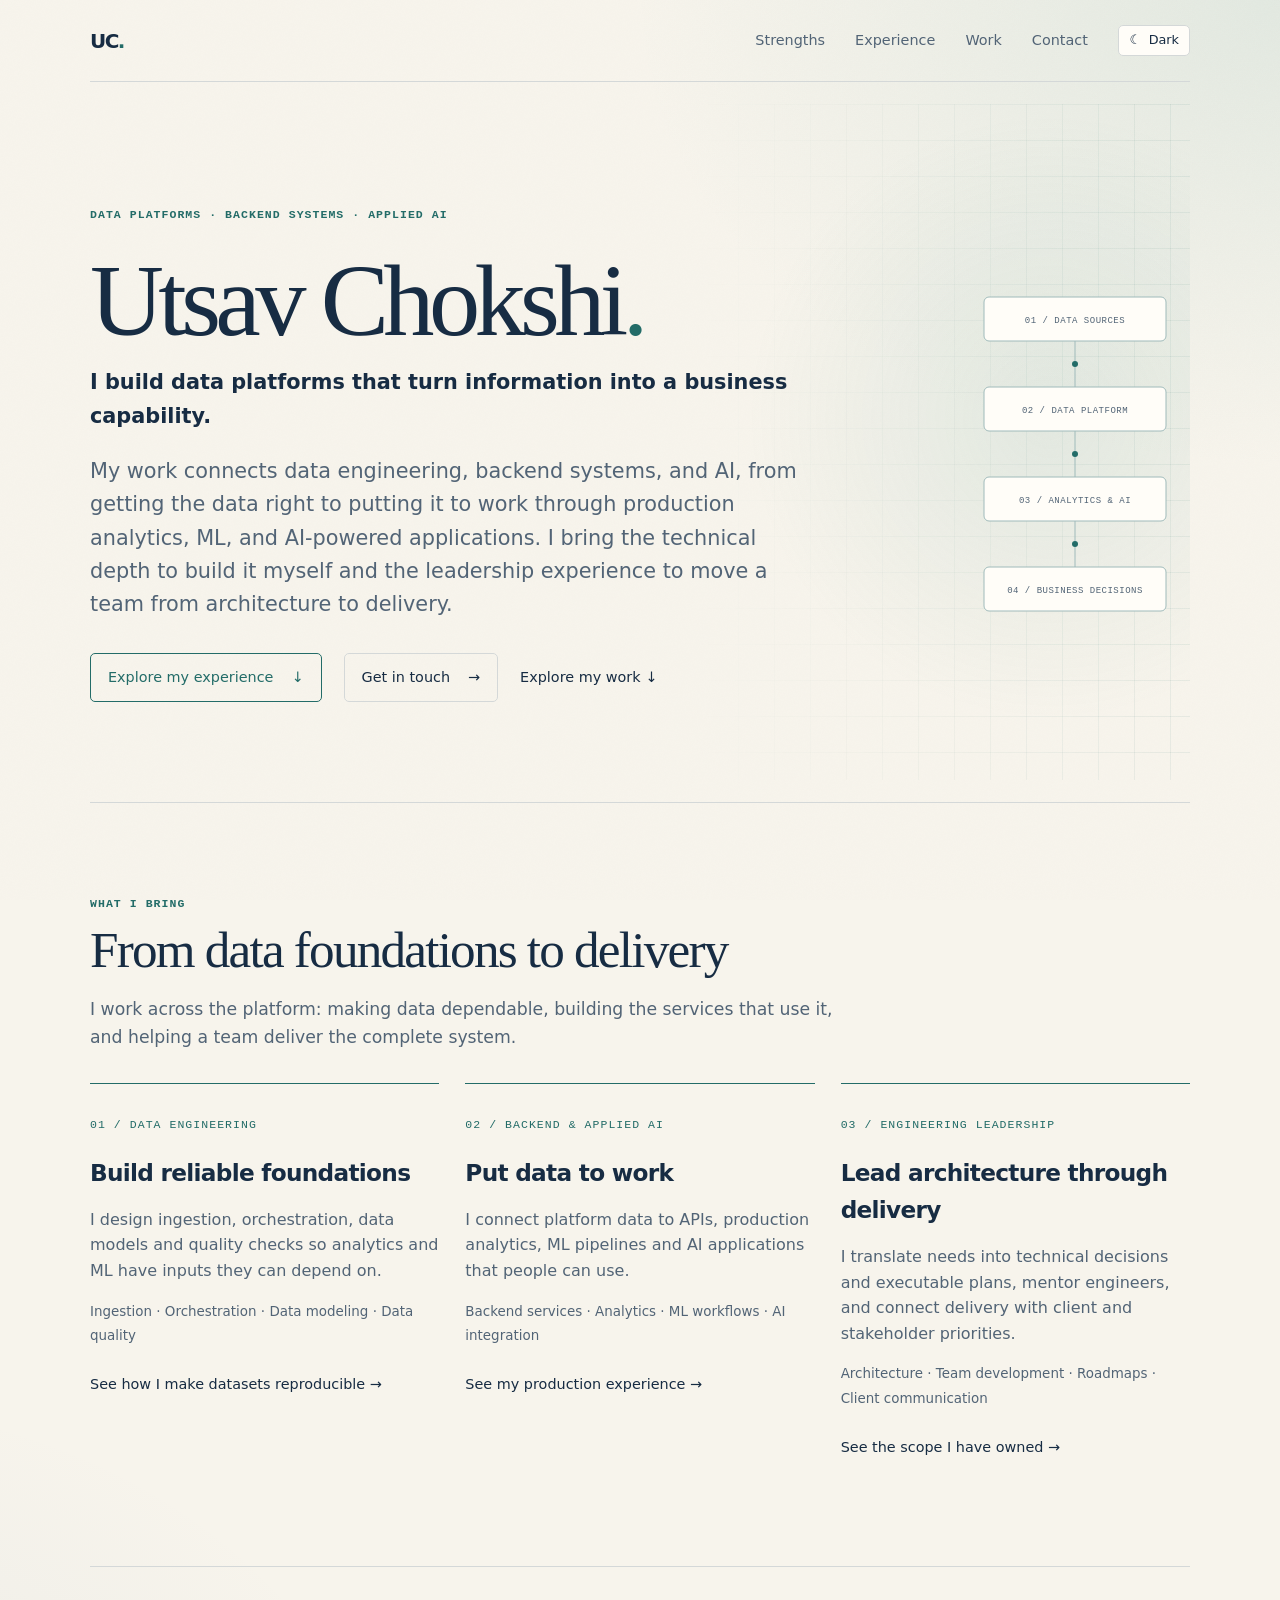
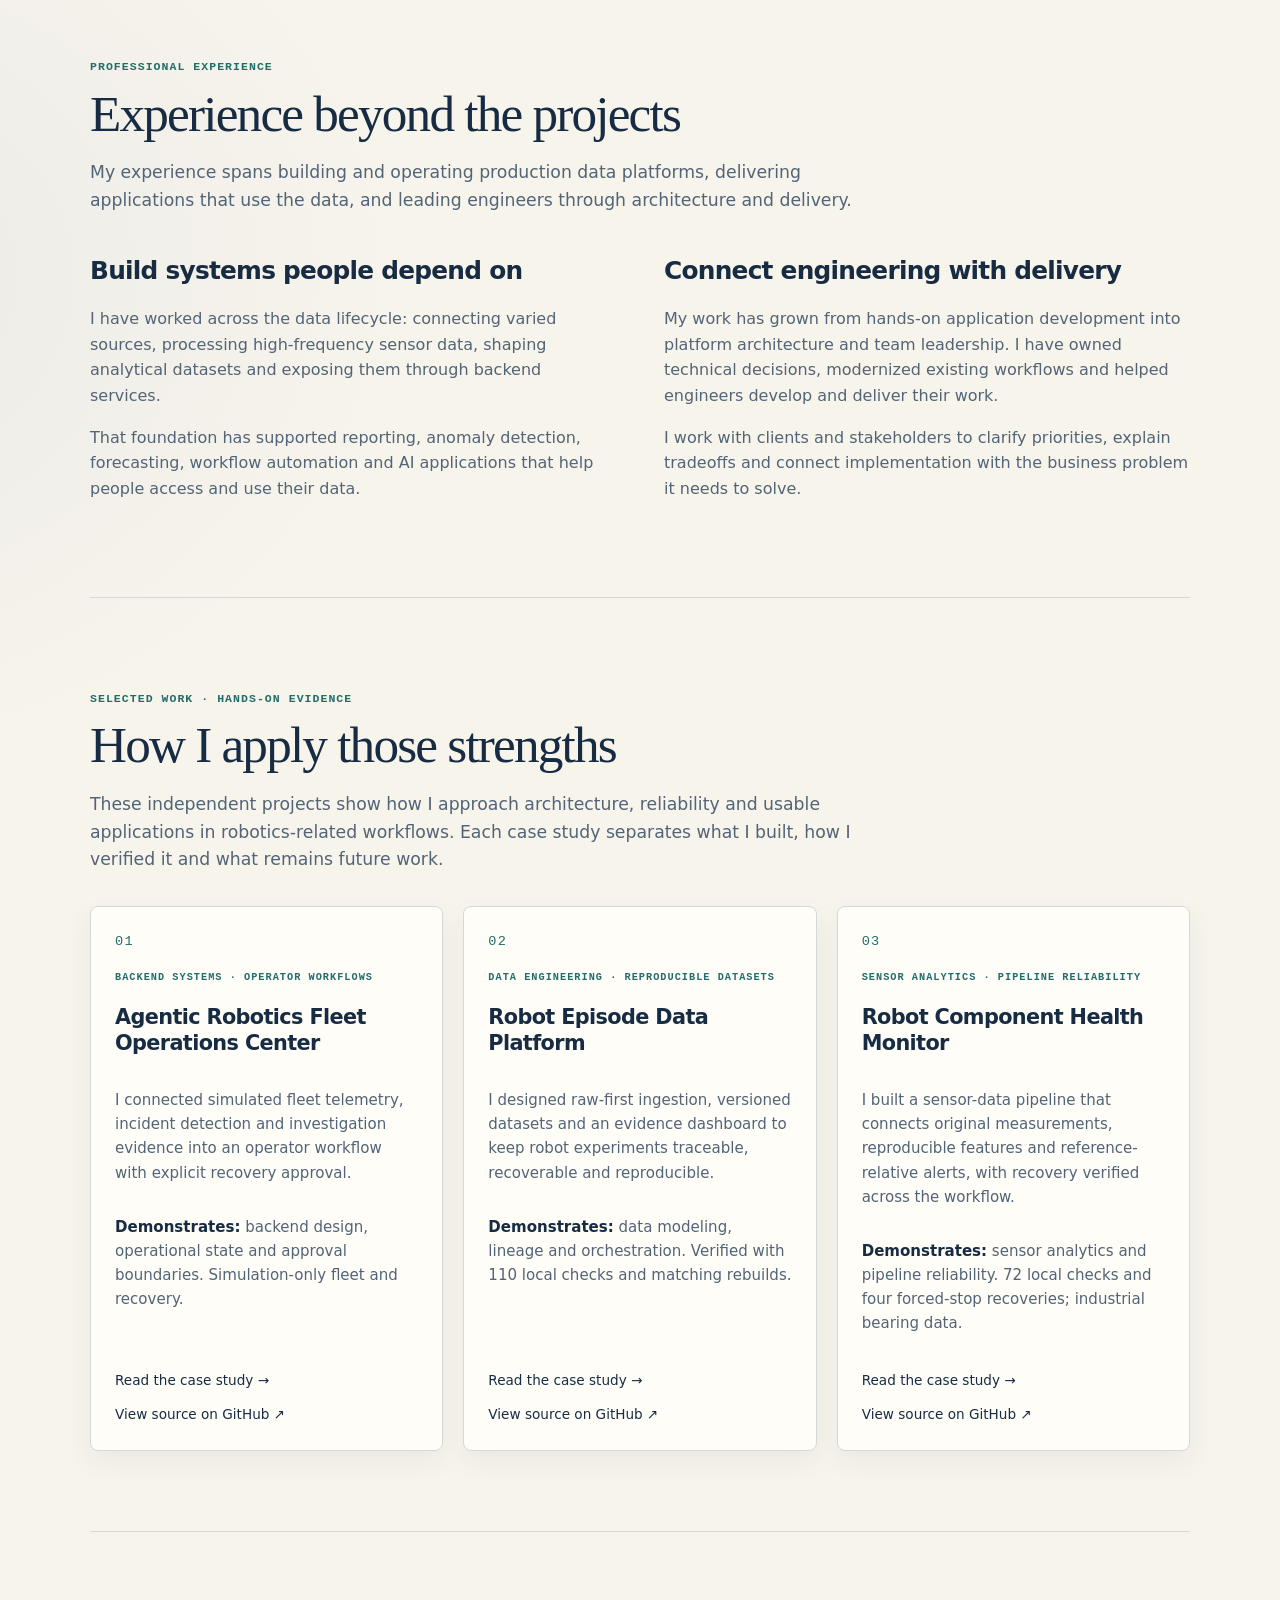
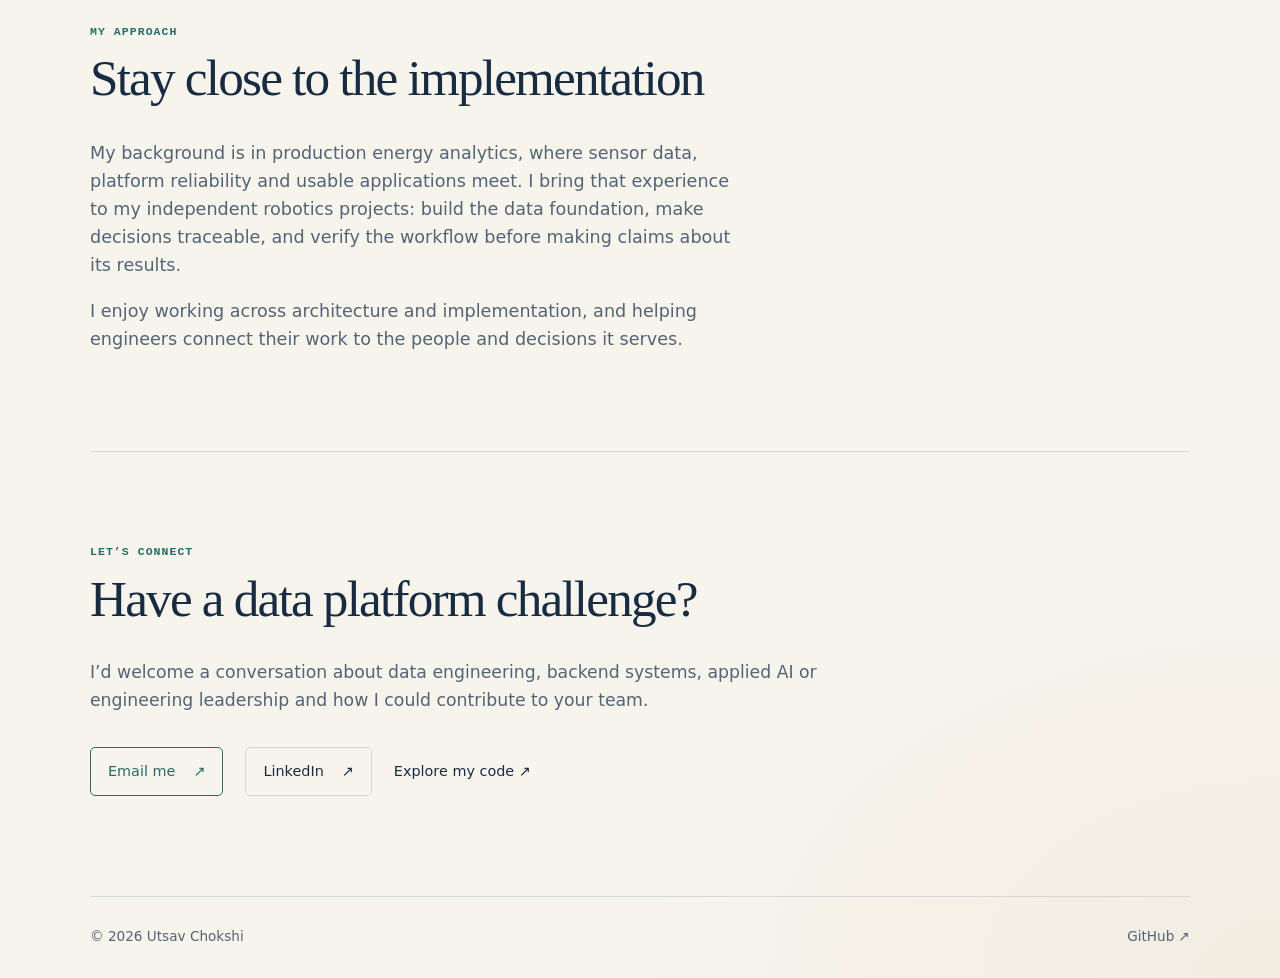
<file: index.html>
<!doctype html>
<html lang="en">
<head>
  <meta charset="utf-8">
  <meta name="viewport" content="width=device-width, initial-scale=1">
  <meta name="description" content="Utsav Chokshi builds data platforms, backend systems and applied AI applications, combining hands-on engineering with architecture and team leadership.">
  <title>Utsav Chokshi | Data Platforms, Backend &amp; Applied AI</title>
  <script src="theme.js"></script>
  <link rel="stylesheet" href="styles.css?v=depth-1">
</head>
<body class="portfolio-home">
  <header class="site-header">
    <a class="wordmark" href="index.html">UC<span>.</span></a>
    <nav aria-label="Main navigation"><a href="#strengths">Strengths</a><a href="#experience">Experience</a><a href="#work">Work</a><a href="#contact">Contact</a><button class="theme-toggle" type="button" data-theme-toggle aria-label="Switch theme" hidden><span data-theme-icon aria-hidden="true">☀</span><span data-theme-label>Light</span></button></nav>
  </header>
  <main id="top">
    <section class="hero hero--pitch" aria-labelledby="intro-title">
      <p class="eyebrow">DATA PLATFORMS · BACKEND SYSTEMS · APPLIED AI</p>
      <h1 id="intro-title">Utsav Chokshi<span class="accent">.</span></h1>
      <div class="hero-pitch">
        <p class="intro pitch-lead">I build data platforms that turn information into a business capability.</p>
        <p class="intro">My work connects data engineering, backend systems, and AI, from getting the data right to putting it to work through production analytics, ML, and AI-powered applications. I bring the technical depth to build it myself and the leadership experience to move a team from architecture to delivery.</p>
      </div>
      <div class="hero-actions"><a class="button button-primary" href="#experience">Explore my experience <span aria-hidden="true">↓</span></a><a class="button" href="#contact">Get in touch <span aria-hidden="true">→</span></a><a class="text-link" href="#work">Explore my work <span aria-hidden="true">↓</span></a></div>
      <div class="data-motif" aria-hidden="true"><svg viewBox="0 0 230 350" focusable="false">
        <path d="M115 54V100 M115 144V190 M115 234V280"/>
        <circle cx="115" cy="77" r="3"/><circle cx="115" cy="167" r="3"/><circle cx="115" cy="257" r="3"/>
        <rect x="24" y="10" width="182" height="44" rx="5"/><text x="115" y="36" text-anchor="middle">01 / DATA SOURCES</text>
        <rect x="24" y="100" width="182" height="44" rx="5"/><text x="115" y="126" text-anchor="middle">02 / DATA PLATFORM</text>
        <rect x="24" y="190" width="182" height="44" rx="5"/><text x="115" y="216" text-anchor="middle">03 / ANALYTICS &amp; AI</text>
        <rect x="24" y="280" width="182" height="44" rx="5"/><text x="115" y="306" text-anchor="middle">04 / BUSINESS DECISIONS</text>
      </svg></div>
    </section>
    <section class="section" id="strengths" aria-labelledby="strengths-title">
      <div class="section-heading"><p class="eyebrow">WHAT I BRING</p><h2 id="strengths-title">From data foundations to delivery</h2><p class="section-intro">I work across the platform: making data dependable, building the services that use it, and helping a team deliver the complete system.</p></div>
      <div class="strengths-grid">
        <article class="strength"><span class="strength-number">01 / DATA ENGINEERING</span><h3>Build reliable foundations</h3><p>I design ingestion, orchestration, data models and quality checks so analytics and ML have inputs they can depend on.</p><p class="skill-detail">Ingestion · Orchestration · Data modeling · Data quality</p><a class="text-link" href="robot-episode-data-platform.html">See how I make datasets reproducible <span aria-hidden="true">→</span></a></article>
        <article class="strength"><span class="strength-number">02 / BACKEND &amp; APPLIED AI</span><h3>Put data to work</h3><p>I connect platform data to APIs, production analytics, ML pipelines and AI applications that people can use.</p><p class="skill-detail">Backend services · Analytics · ML workflows · AI integration</p><a class="text-link" href="#experience">See my production experience <span aria-hidden="true">→</span></a></article>
        <article class="strength"><span class="strength-number">03 / ENGINEERING LEADERSHIP</span><h3>Lead architecture through delivery</h3><p>I translate needs into technical decisions and executable plans, mentor engineers, and connect delivery with client and stakeholder priorities.</p><p class="skill-detail">Architecture · Team development · Roadmaps · Client communication</p><a class="text-link" href="#experience">See the scope I have owned <span aria-hidden="true">→</span></a></article>
      </div>
    </section>
    <section class="section" id="experience" aria-labelledby="experience-title">
      <div class="section-heading"><p class="eyebrow">PROFESSIONAL EXPERIENCE</p><h2 id="experience-title">Experience beyond the projects</h2><p class="section-intro">My experience spans building and operating production data platforms, delivering applications that use the data, and leading engineers through architecture and delivery.</p></div>
      <div class="experience-layout experience-summary">
        <div><h3>Build systems people depend on</h3><p>I have worked across the data lifecycle: connecting varied sources, processing high-frequency sensor data, shaping analytical datasets and exposing them through backend services.</p><p>That foundation has supported reporting, anomaly detection, forecasting, workflow automation and AI applications that help people access and use their data.</p></div>
        <div><h3>Connect engineering with delivery</h3><p>My work has grown from hands-on application development into platform architecture and team leadership. I have owned technical decisions, modernized existing workflows and helped engineers develop and deliver their work.</p><p>I work with clients and stakeholders to clarify priorities, explain tradeoffs and connect implementation with the business problem it needs to solve.</p></div>
      </div>
    </section>
    <section class="section" id="work" aria-labelledby="work-title">
      <div class="section-heading"><p class="eyebrow">SELECTED WORK · HANDS-ON EVIDENCE</p><h2 id="work-title">How I apply those strengths</h2><p class="section-intro">These independent projects show how I approach architecture, reliability and usable applications in robotics-related workflows. Each case study separates what I built, how I verified it and what remains future work.</p></div>
      <div class="projects-grid">
      <article class="project-card"><div class="project-number">01</div><div><p class="project-type">BACKEND SYSTEMS · OPERATOR WORKFLOWS</p><h3>Agentic Robotics Fleet Operations Center</h3><p>I connected simulated fleet telemetry, incident detection and investigation evidence into an operator workflow with explicit recovery approval.</p><p class="project-evidence"><strong>Demonstrates:</strong> backend design, operational state and approval boundaries. Simulation-only fleet and recovery.</p><div class="project-links"><a class="text-link" href="agentic-fleet-ops.html">Read the case study <span aria-hidden="true">→</span></a><a class="text-link" href="https://github.com/utsav-chokshi/robotics-fleet-ops">View source on GitHub <span aria-hidden="true">↗</span></a></div></div></article>
      <article class="project-card"><div class="project-number">02</div><div><p class="project-type">DATA ENGINEERING · REPRODUCIBLE DATASETS</p><h3>Robot Episode Data Platform</h3><p>I designed raw-first ingestion, versioned datasets and an evidence dashboard to keep robot experiments traceable, recoverable and reproducible.</p><p class="project-evidence"><strong>Demonstrates:</strong> data modeling, lineage and orchestration. Verified with 110 local checks and matching rebuilds.</p><div class="project-links"><a class="text-link" href="robot-episode-data-platform.html">Read the case study <span aria-hidden="true">→</span></a><a class="text-link" href="https://github.com/utsav-chokshi/robot-episode-data-platform">View source on GitHub <span aria-hidden="true">↗</span></a></div></div></article>
      <article class="project-card"><div class="project-number">03</div><div><p class="project-type">SENSOR ANALYTICS · PIPELINE RELIABILITY</p><h3>Robot Component Health Monitor</h3><p>I built a sensor-data pipeline that connects original measurements, reproducible features and reference-relative alerts, with recovery verified across the workflow.</p><p class="project-evidence"><strong>Demonstrates:</strong> sensor analytics and pipeline reliability. 72 local checks and four forced-stop recoveries; industrial bearing data.</p><div class="project-links"><a class="text-link" href="robot-component-health-monitor.html">Read the case study <span aria-hidden="true">→</span></a><a class="text-link" href="https://github.com/utsav-chokshi/robot-component-health-monitor">View source on GitHub <span aria-hidden="true">↗</span></a></div></div></article>
      </div>
    </section>
    <section class="section about" id="about" aria-labelledby="about-title"><div class="section-heading"><p class="eyebrow">MY APPROACH</p><h2 id="about-title">Stay close to the implementation</h2></div><p>My background is in production energy analytics, where sensor data, platform reliability and usable applications meet. I bring that experience to my independent robotics projects: build the data foundation, make decisions traceable, and verify the workflow before making claims about its results.</p><p>I enjoy working across architecture and implementation, and helping engineers connect their work to the people and decisions it serves.</p></section>
    <section class="section contact-section" id="contact" aria-labelledby="contact-title"><div class="section-heading"><p class="eyebrow">LET’S CONNECT</p><h2 id="contact-title">Have a data platform challenge?</h2></div><p class="section-intro">I’d welcome a conversation about data engineering, backend systems, applied AI or engineering leadership and how I could contribute to your team.</p><div class="hero-actions"><a class="button button-primary" href="mailto:utsavchokshi93@gmail.com">Email me <span aria-hidden="true">↗</span></a><a class="button" href="https://www.linkedin.com/in/utsav5756/">LinkedIn <span aria-hidden="true">↗</span></a><a class="text-link" href="https://github.com/utsav-chokshi">Explore my code <span aria-hidden="true">↗</span></a></div></section>
  </main>
  <footer><span>© 2026 Utsav Chokshi</span><a href="https://github.com/utsav-chokshi">GitHub <span aria-hidden="true">↗</span></a></footer>
</body>
</html>
</file>
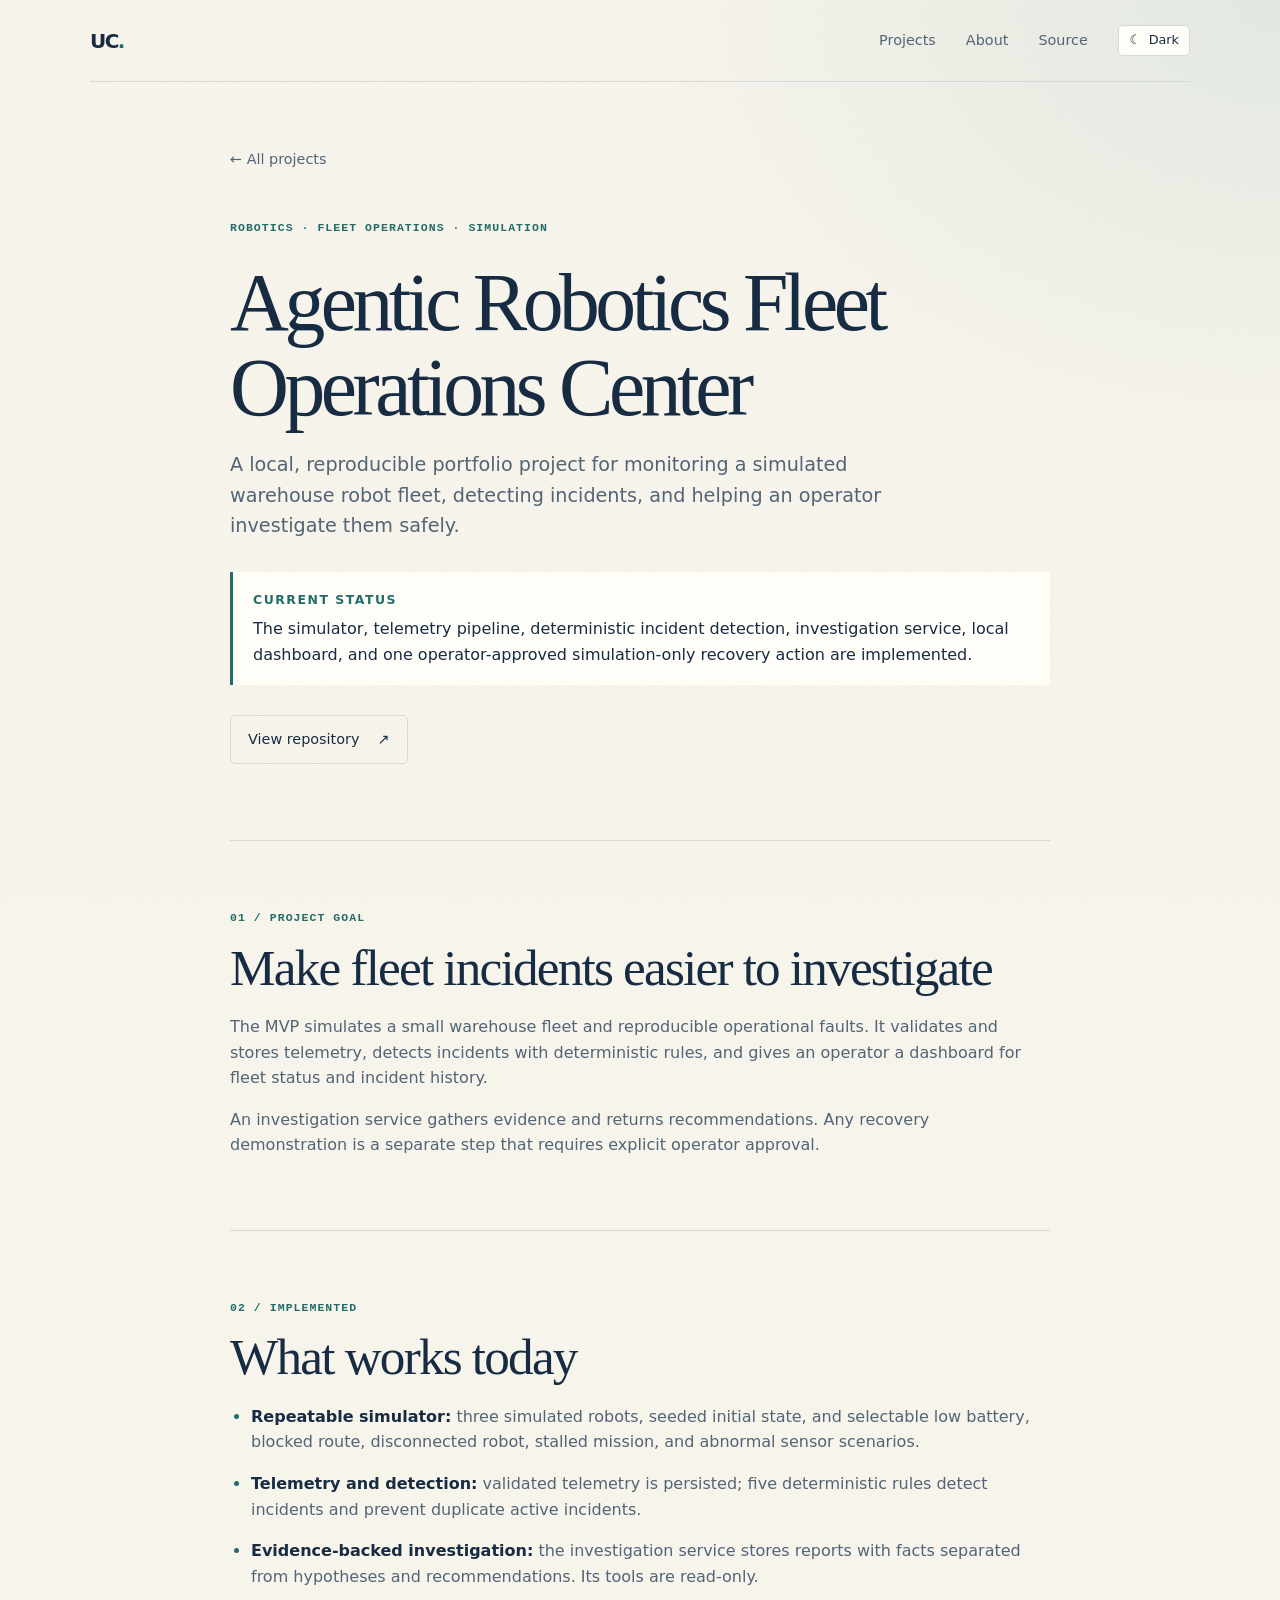
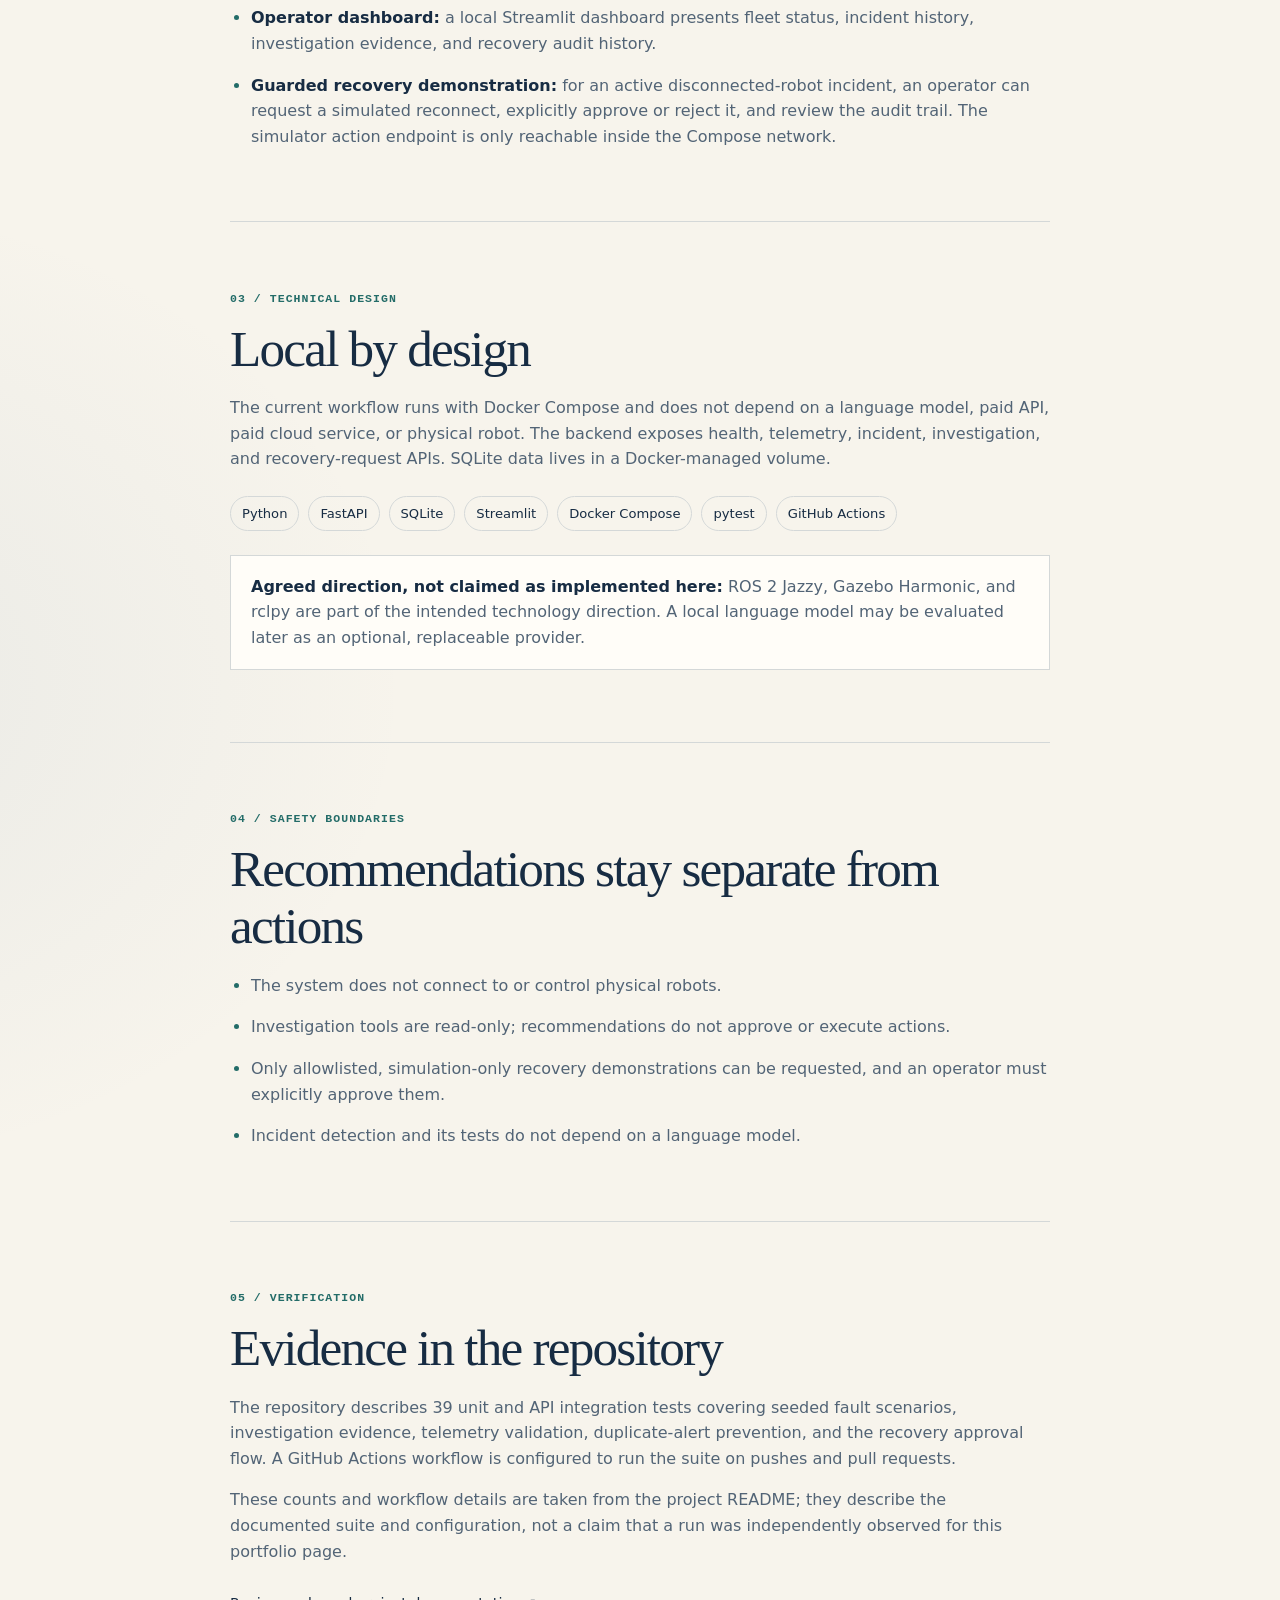
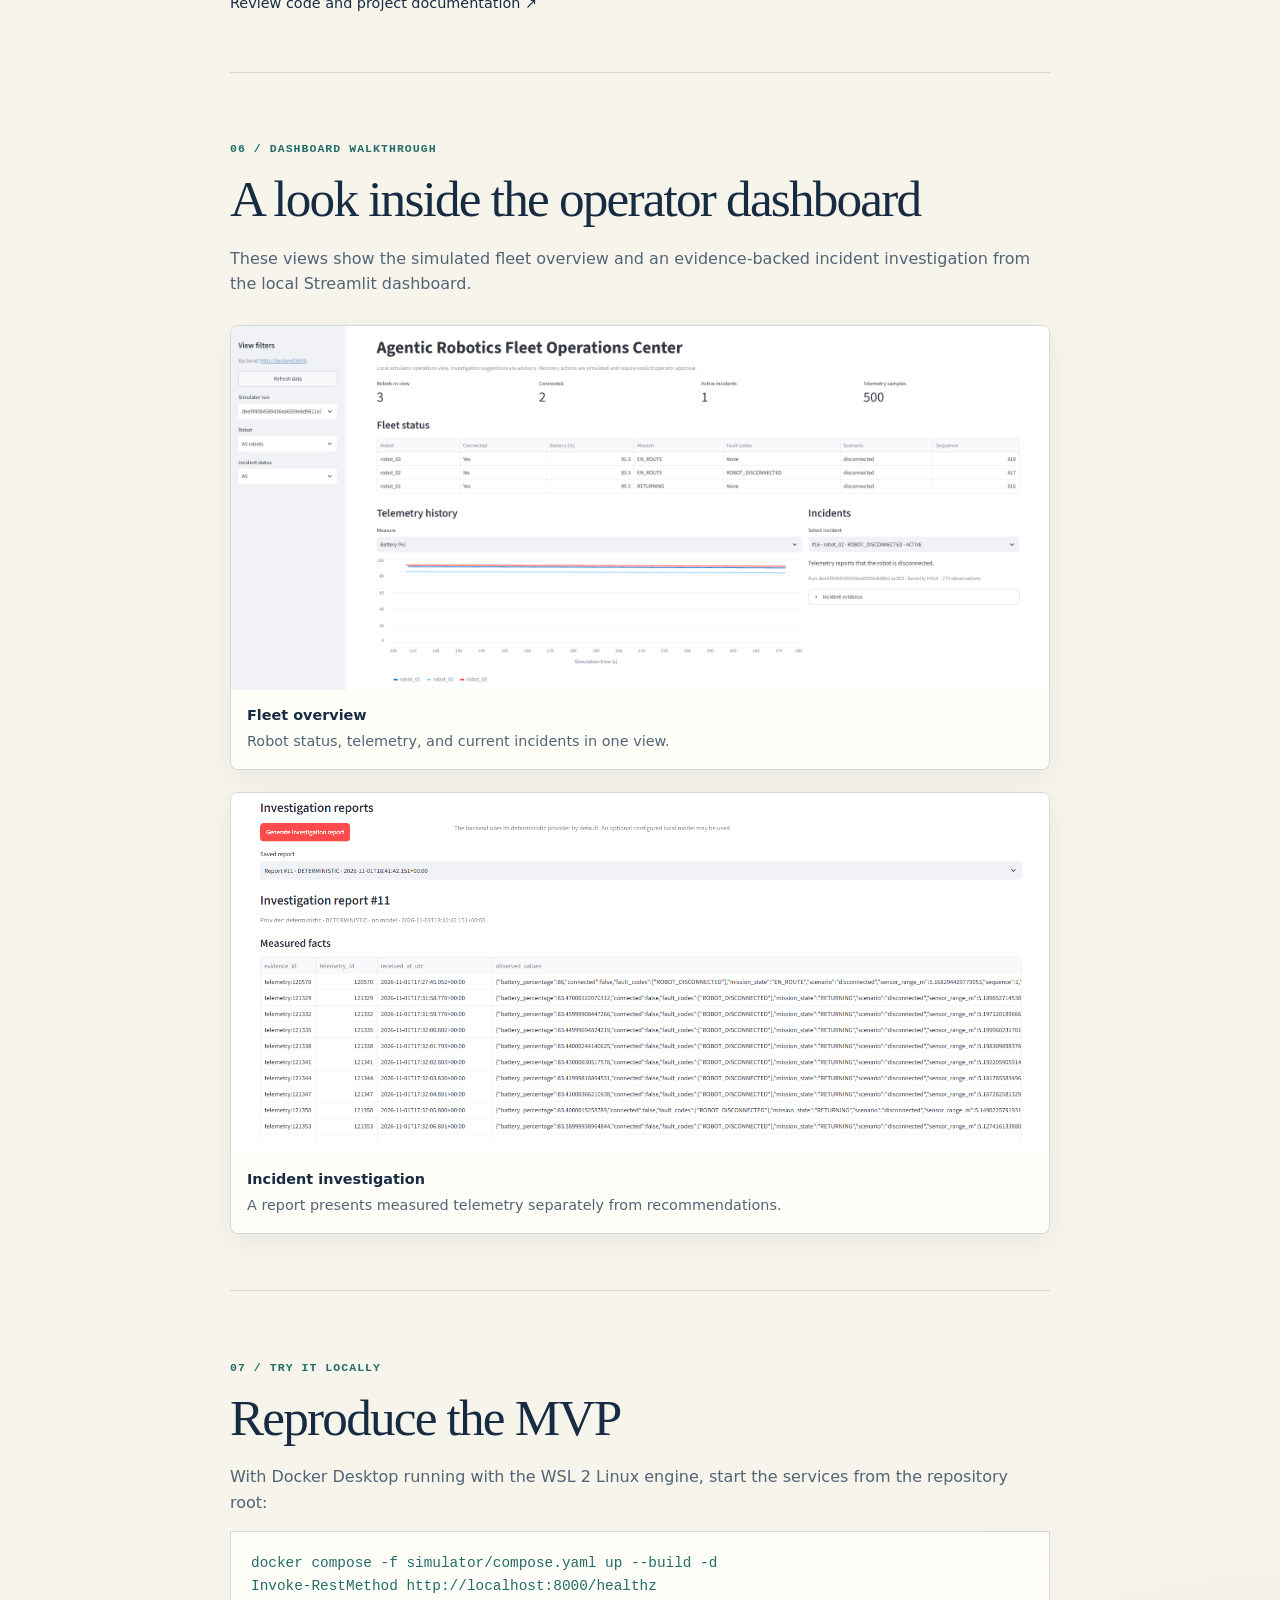
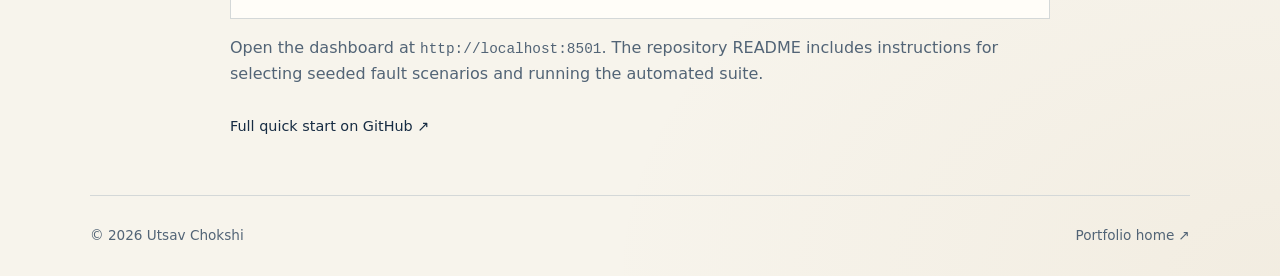
<file: agentic-fleet-ops.html>
<!doctype html>
<html lang="en">
<head>
  <meta charset="utf-8">
  <meta name="viewport" content="width=device-width, initial-scale=1">
  <meta name="description" content="Case study: a local simulated robot fleet operations center with deterministic incident detection and operator-approved recovery.">
  <title>Agentic Robotics Fleet Operations Center | Utsav Chokshi</title>
  <script src="theme.js"></script>
  <link rel="stylesheet" href="styles.css?v=depth-1">
</head>
<body>
  <header class="site-header">
    <a class="wordmark" href="index.html">UC<span>.</span></a>
    <nav aria-label="Main navigation">
      <a href="index.html#work">Projects</a>
      <a href="index.html#about">About</a>
      <a href="https://github.com/utsav-chokshi/robotics-fleet-ops">Source</a>
    <button class="theme-toggle" type="button" data-theme-toggle aria-label="Switch theme" hidden><span data-theme-icon aria-hidden="true">☀</span><span data-theme-label>Light</span></button></nav>
  </header>

  <main>
    <section class="case-hero">
      <a class="back-link" href="index.html#work">← All projects</a>
      <p class="eyebrow">ROBOTICS · FLEET OPERATIONS · SIMULATION</p>
      <h1>Agentic Robotics Fleet Operations Center</h1>
      <p class="case-lede">A local, reproducible portfolio project for monitoring a simulated warehouse robot fleet, detecting incidents, and helping an operator investigate them safely.</p>
      <div class="status-note"><strong>Current status</strong><span>The simulator, telemetry pipeline, deterministic incident detection, investigation service, local dashboard, and one operator-approved simulation-only recovery action are implemented.</span></div>
      <a class="button" href="https://github.com/utsav-chokshi/robotics-fleet-ops">View repository <span aria-hidden="true">↗</span></a>
    </section>

    <section class="case-section" aria-labelledby="problem-title">
      <p class="eyebrow">01 / PROJECT GOAL</p>
      <h2 id="problem-title">Make fleet incidents easier to investigate</h2>
      <p>The MVP simulates a small warehouse fleet and reproducible operational faults. It validates and stores telemetry, detects incidents with deterministic rules, and gives an operator a dashboard for fleet status and incident history.</p>
      <p>An investigation service gathers evidence and returns recommendations. Any recovery demonstration is a separate step that requires explicit operator approval.</p>
    </section>

    <section class="case-section" aria-labelledby="built-title">
      <p class="eyebrow">02 / IMPLEMENTED</p>
      <h2 id="built-title">What works today</h2>
      <ul class="feature-list">
        <li><strong>Repeatable simulator:</strong> three simulated robots, seeded initial state, and selectable low battery, blocked route, disconnected robot, stalled mission, and abnormal sensor scenarios.</li>
        <li><strong>Telemetry and detection:</strong> validated telemetry is persisted; five deterministic rules detect incidents and prevent duplicate active incidents.</li>
        <li><strong>Evidence-backed investigation:</strong> the investigation service stores reports with facts separated from hypotheses and recommendations. Its tools are read-only.</li>
        <li><strong>Operator dashboard:</strong> a local Streamlit dashboard presents fleet status, incident history, investigation evidence, and recovery audit history.</li>
        <li><strong>Guarded recovery demonstration:</strong> for an active disconnected-robot incident, an operator can request a simulated reconnect, explicitly approve or reject it, and review the audit trail. The simulator action endpoint is only reachable inside the Compose network.</li>
      </ul>
    </section>

    <section class="case-section" aria-labelledby="architecture-title">
      <p class="eyebrow">03 / TECHNICAL DESIGN</p>
      <h2 id="architecture-title">Local by design</h2>
      <p>The current workflow runs with Docker Compose and does not depend on a language model, paid API, paid cloud service, or physical robot. The backend exposes health, telemetry, incident, investigation, and recovery-request APIs. SQLite data lives in a Docker-managed volume.</p>
      <div class="tag-list" aria-label="Current implementation technologies">
        <span>Python</span><span>FastAPI</span><span>SQLite</span><span>Streamlit</span><span>Docker Compose</span><span>pytest</span><span>GitHub Actions</span>
      </div>
      <p class="direction-note"><strong>Agreed direction, not claimed as implemented here:</strong> ROS 2 Jazzy, Gazebo Harmonic, and rclpy are part of the intended technology direction. A local language model may be evaluated later as an optional, replaceable provider.</p>
    </section>

    <section class="case-section" aria-labelledby="safety-title">
      <p class="eyebrow">04 / SAFETY BOUNDARIES</p>
      <h2 id="safety-title">Recommendations stay separate from actions</h2>
      <ul class="feature-list">
        <li>The system does not connect to or control physical robots.</li>
        <li>Investigation tools are read-only; recommendations do not approve or execute actions.</li>
        <li>Only allowlisted, simulation-only recovery demonstrations can be requested, and an operator must explicitly approve them.</li>
        <li>Incident detection and its tests do not depend on a language model.</li>
      </ul>
    </section>

    <section class="case-section" aria-labelledby="evidence-title">
      <p class="eyebrow">05 / VERIFICATION</p>
      <h2 id="evidence-title">Evidence in the repository</h2>
      <p>The repository describes 39 unit and API integration tests covering seeded fault scenarios, investigation evidence, telemetry validation, duplicate-alert prevention, and the recovery approval flow. A GitHub Actions workflow is configured to run the suite on pushes and pull requests.</p>
      <p>These counts and workflow details are taken from the project README; they describe the documented suite and configuration, not a claim that a run was independently observed for this portfolio page.</p>
      <a class="text-link" href="https://github.com/utsav-chokshi/robotics-fleet-ops">Review code and project documentation <span aria-hidden="true">↗</span></a>
    </section>

    <section class="case-section" aria-labelledby="screenshots-title">
      <p class="eyebrow">06 / DASHBOARD WALKTHROUGH</p>
      <h2 id="screenshots-title">A look inside the operator dashboard</h2>
      <p>These views show the simulated fleet overview and an evidence-backed incident investigation from the local Streamlit dashboard.</p>
      <div class="screenshot-grid">
        <figure class="screenshot-card">
          <img src="assets/screenshots/fleet-overview.png" alt="Fleet overview dashboard showing simulated robot status, battery levels, and an active incident" loading="lazy">
          <figcaption><strong>Fleet overview</strong><span>Robot status, telemetry, and current incidents in one view.</span></figcaption>
        </figure>
        <figure class="screenshot-card">
          <img src="assets/screenshots/incident-investigation.png" alt="Incident investigation dashboard with a report summary and supporting telemetry evidence" loading="lazy">
          <figcaption><strong>Incident investigation</strong><span>A report presents measured telemetry separately from recommendations.</span></figcaption>
        </figure>
      </div>
    </section>
    <section class="case-section" aria-labelledby="run-title">
      <p class="eyebrow">07 / TRY IT LOCALLY</p>
      <h2 id="run-title">Reproduce the MVP</h2>
      <p>With Docker Desktop running with the WSL 2 Linux engine, start the services from the repository root:</p>
      <pre><code>docker compose -f simulator/compose.yaml up --build -d
Invoke-RestMethod http://localhost:8000/healthz</code></pre>
      <p>Open the dashboard at <code>http://localhost:8501</code>. The repository README includes instructions for selecting seeded fault scenarios and running the automated suite.</p>
      <a class="text-link" href="https://github.com/utsav-chokshi/robotics-fleet-ops#quick-start">Full quick start on GitHub <span aria-hidden="true">↗</span></a>
    </section>
  </main>

  <footer>
    <span>© 2026 Utsav Chokshi</span>
    <a href="index.html">Portfolio home <span aria-hidden="true">↗</span></a>
  </footer>
</body>
</html>
</file>
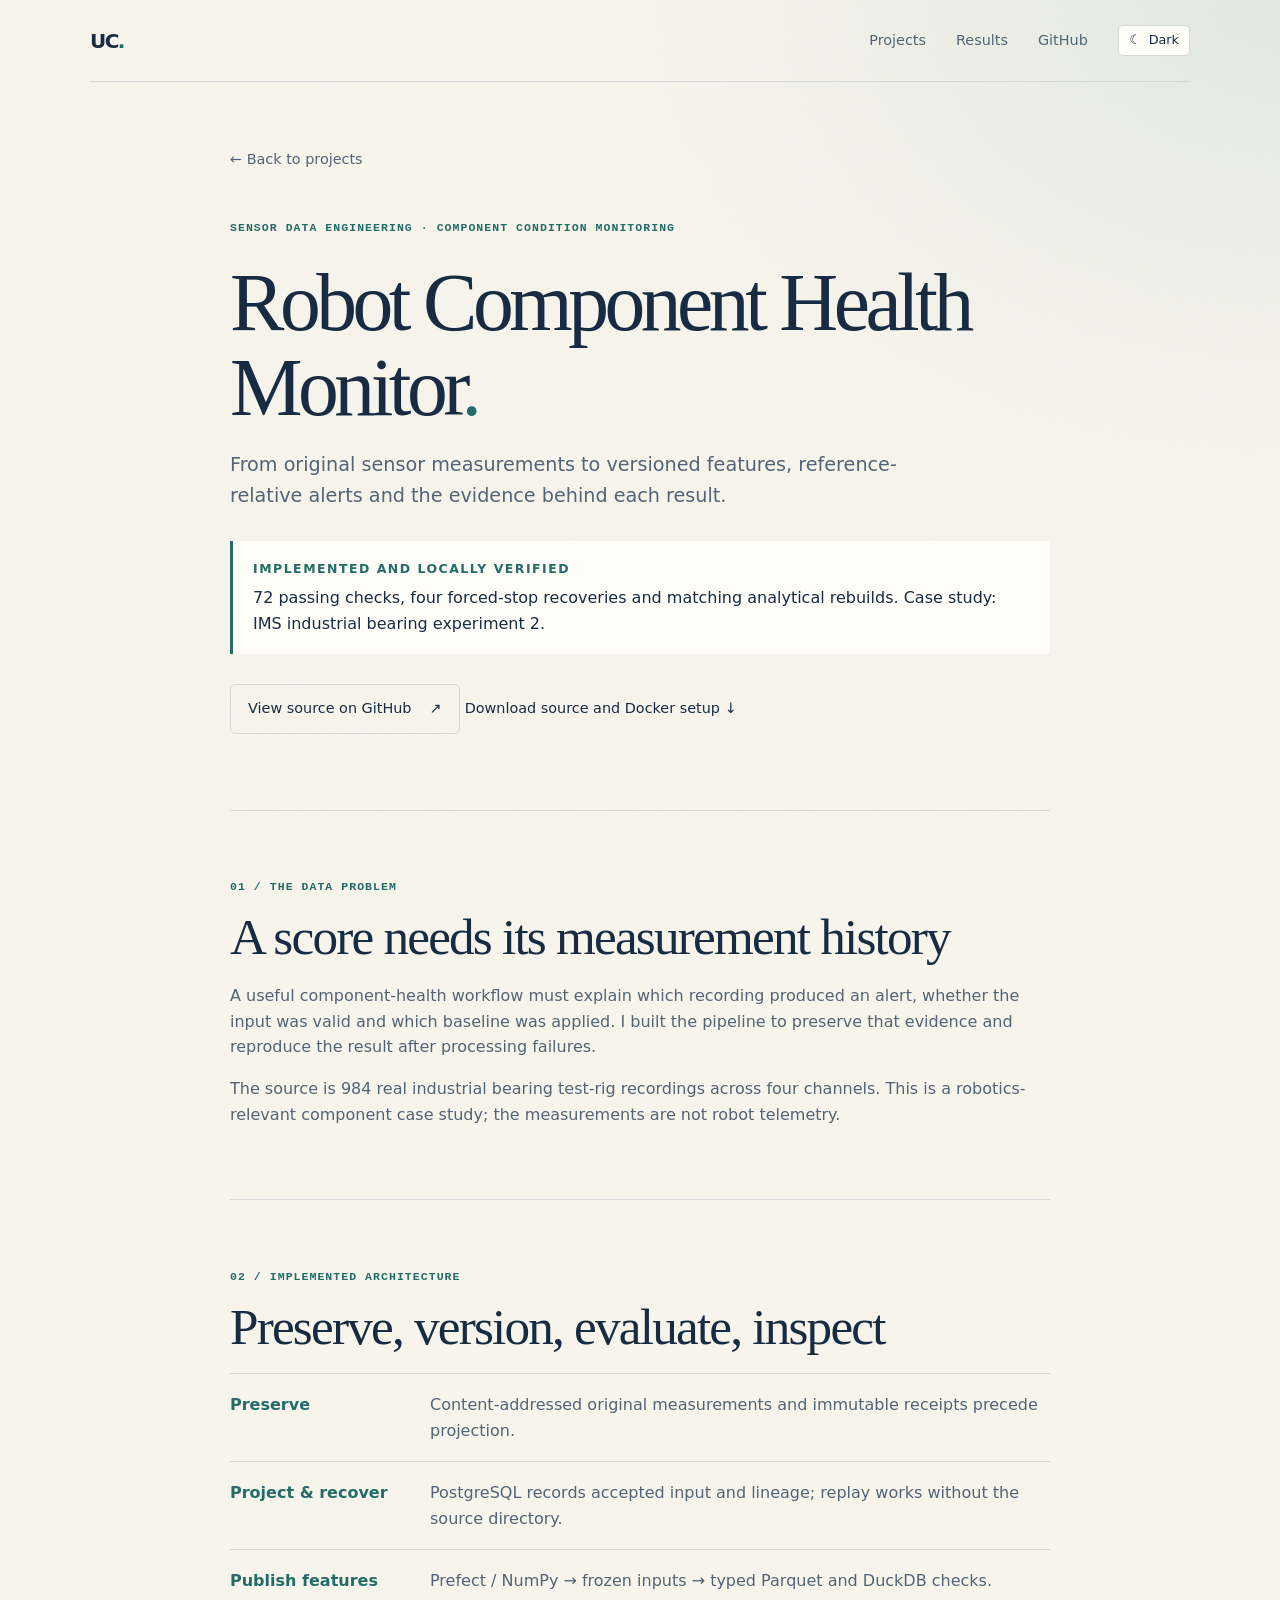
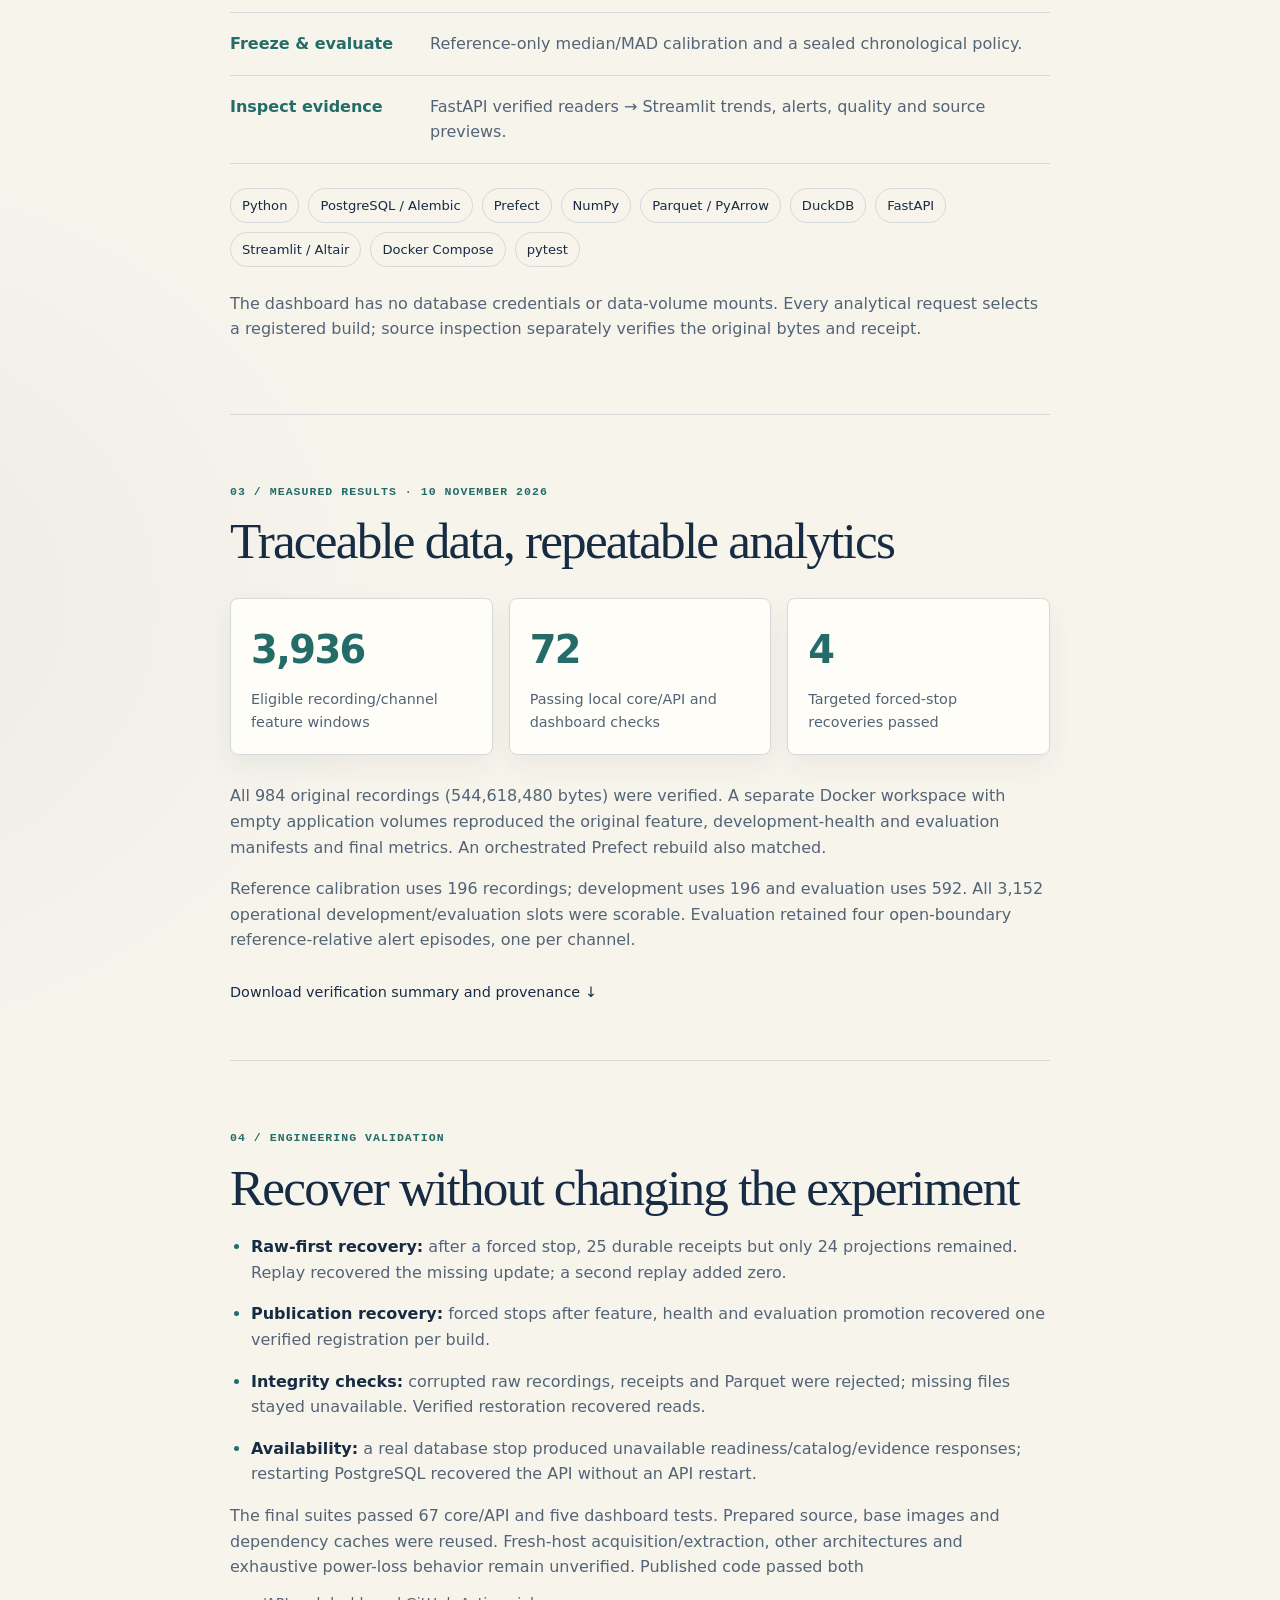
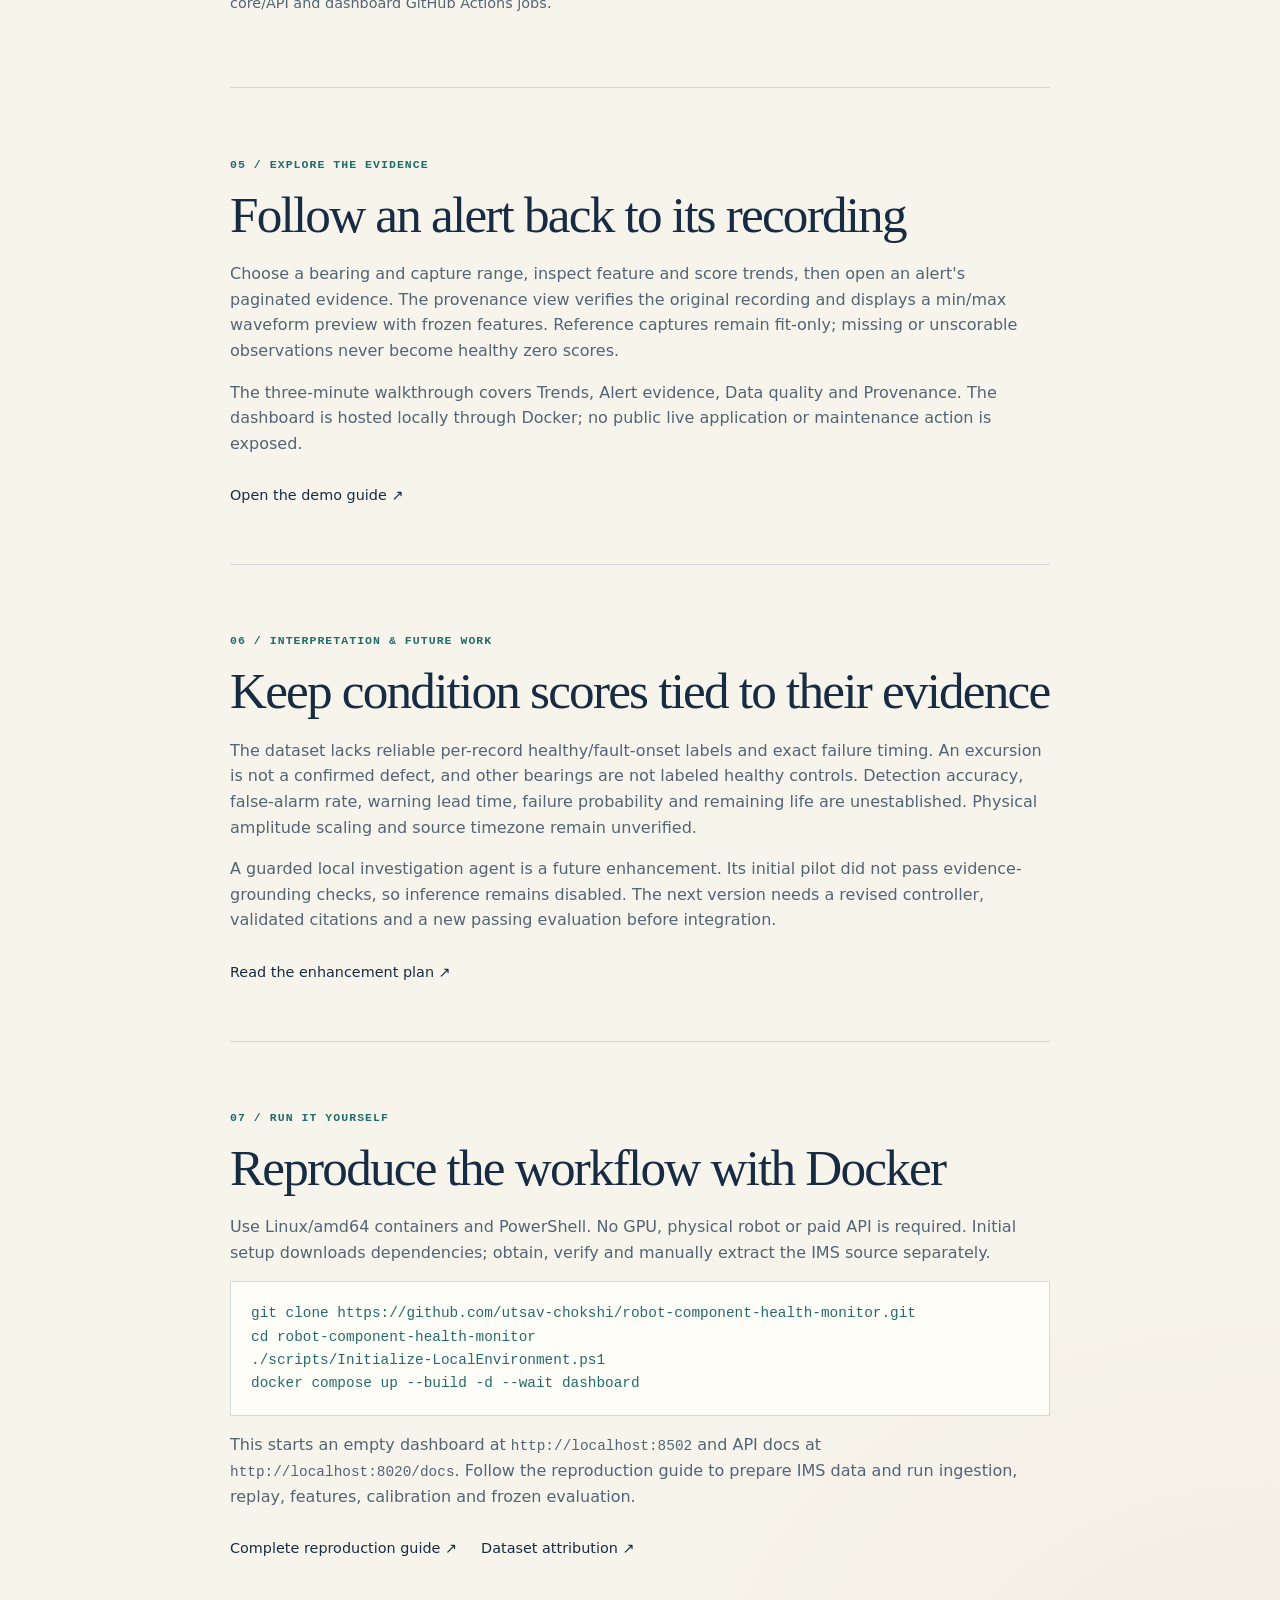
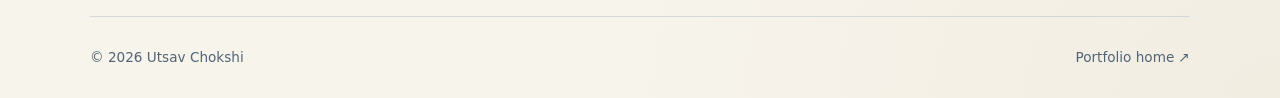
<file: robot-component-health-monitor.html>
<!doctype html>
<html lang="en">
<head>
  <meta charset="utf-8">
  <meta name="viewport" content="width=device-width, initial-scale=1">
  <meta name="description" content="A reproducible component sensor-data pipeline with immutable evidence, frozen evaluation and a read-only health dashboard.">
  <title>Robot Component Health Monitor | Utsav Chokshi</title>
  <script src="theme.js"></script>
  <link rel="stylesheet" href="styles.css?v=depth-1">
</head>
<body>
  <header class="site-header"><a class="wordmark" href="index.html">UC<span>.</span></a><nav aria-label="Main navigation"><a href="index.html#work">Projects</a><a href="#results">Results</a><a href="https://github.com/utsav-chokshi">GitHub</a><button class="theme-toggle" type="button" data-theme-toggle aria-label="Switch theme" hidden><span data-theme-icon aria-hidden="true">☀</span><span data-theme-label>Light</span></button></nav></header>
  <main>
    <section class="case-hero" aria-labelledby="project-title">
      <a class="back-link" href="index.html#work">← Back to projects</a>
      <p class="eyebrow">SENSOR DATA ENGINEERING · COMPONENT CONDITION MONITORING</p>
      <h1 id="project-title">Robot Component Health Monitor<span class="accent">.</span></h1>
      <p class="case-lede">From original sensor measurements to versioned features, reference-relative alerts and the evidence behind each result.</p>
      <div class="status-note"><strong>Implemented and locally verified</strong><span>72 passing checks, four forced-stop recoveries and matching analytical rebuilds. Case study: IMS industrial bearing experiment 2.</span></div>
      <a class="button" href="https://github.com/utsav-chokshi/robot-component-health-monitor">View source on GitHub <span aria-hidden="true">↗</span></a>
      <a class="text-link" href="assets/downloads/robot-component-health-monitor-source.zip" download>Download source and Docker setup <span aria-hidden="true">↓</span></a>
    </section>
    <section class="case-section" aria-labelledby="problem-title">
      <p class="eyebrow">01 / THE DATA PROBLEM</p><h2 id="problem-title">A score needs its measurement history</h2>
      <p>A useful component-health workflow must explain which recording produced an alert, whether the input was valid and which baseline was applied. I built the pipeline to preserve that evidence and reproduce the result after processing failures.</p>
      <p>The source is 984 real industrial bearing test-rig recordings across four channels. This is a robotics-relevant component case study; the measurements are not robot telemetry.</p>
    </section>
    <section class="case-section" aria-labelledby="architecture-title">
      <p class="eyebrow">02 / IMPLEMENTED ARCHITECTURE</p><h2 id="architecture-title">Preserve, version, evaluate, inspect</h2>
      <ol class="data-path" aria-label="Component data pipeline">
        <li><strong>Preserve</strong><span>Content-addressed original measurements and immutable receipts precede projection.</span></li>
        <li><strong>Project &amp; recover</strong><span>PostgreSQL records accepted input and lineage; replay works without the source directory.</span></li>
        <li><strong>Publish features</strong><span>Prefect / NumPy → frozen inputs → typed Parquet and DuckDB checks.</span></li>
        <li><strong>Freeze &amp; evaluate</strong><span>Reference-only median/MAD calibration and a sealed chronological policy.</span></li>
        <li><strong>Inspect evidence</strong><span>FastAPI verified readers → Streamlit trends, alerts, quality and source previews.</span></li>
      </ol>
      <div class="tag-list" aria-label="Implemented technologies"><span>Python</span><span>PostgreSQL / Alembic</span><span>Prefect</span><span>NumPy</span><span>Parquet / PyArrow</span><span>DuckDB</span><span>FastAPI</span><span>Streamlit / Altair</span><span>Docker Compose</span><span>pytest</span></div>
      <p>The dashboard has no database credentials or data-volume mounts. Every analytical request selects a registered build; source inspection separately verifies the original bytes and receipt.</p>
    </section>
    <section class="case-section" id="results" aria-labelledby="results-title">
      <p class="eyebrow">03 / MEASURED RESULTS · 10 NOVEMBER 2026</p><h2 id="results-title">Traceable data, repeatable analytics</h2>
      <div class="results-grid"><div><strong>3,936</strong><span>Eligible recording/channel feature windows</span></div><div><strong>72</strong><span>Passing local core/API and dashboard checks</span></div><div><strong>4</strong><span>Targeted forced-stop recoveries passed</span></div></div>
      <p>All 984 original recordings (544,618,480 bytes) were verified. A separate Docker workspace with empty application volumes reproduced the original feature, development-health and evaluation manifests and final metrics. An orchestrated Prefect rebuild also matched.</p>
      <p>Reference calibration uses 196 recordings; development uses 196 and evaluation uses 592. All 3,152 operational development/evaluation slots were scorable. Evaluation retained four open-boundary reference-relative alert episodes, one per channel.</p>
      <a class="text-link" href="assets/evidence/component-health-verification.json" download>Download verification summary and provenance <span aria-hidden="true">↓</span></a>
    </section>
    <section class="case-section" aria-labelledby="reliability-title">
      <p class="eyebrow">04 / ENGINEERING VALIDATION</p><h2 id="reliability-title">Recover without changing the experiment</h2>
      <ul class="feature-list">
        <li><strong>Raw-first recovery:</strong> after a forced stop, 25 durable receipts but only 24 projections remained. Replay recovered the missing update; a second replay added zero.</li>
        <li><strong>Publication recovery:</strong> forced stops after feature, health and evaluation promotion recovered one verified registration per build.</li>
        <li><strong>Integrity checks:</strong> corrupted raw recordings, receipts and Parquet were rejected; missing files stayed unavailable. Verified restoration recovered reads.</li>
        <li><strong>Availability:</strong> a real database stop produced unavailable readiness/catalog/evidence responses; restarting PostgreSQL recovered the API without an API restart.</li>
      </ul>
      <p>The final suites passed 67 core/API and five dashboard tests. Prepared source, base images and dependency caches were reused. Fresh-host acquisition/extraction, other architectures and exhaustive power-loss behavior remain unverified. Published code passed both <a class="text-link" href="https://github.com/utsav-chokshi/robot-component-health-monitor/actions/runs/42952300583">core/API and dashboard GitHub Actions jobs</a>.</p>
    </section>
    <section class="case-section" id="demo" aria-labelledby="demo-title">
      <p class="eyebrow">05 / EXPLORE THE EVIDENCE</p><h2 id="demo-title">Follow an alert back to its recording</h2>
      <p>Choose a bearing and capture range, inspect feature and score trends, then open an alert's paginated evidence. The provenance view verifies the original recording and displays a min/max waveform preview with frozen features. Reference captures remain fit-only; missing or unscorable observations never become healthy zero scores.</p>
      <p>The three-minute walkthrough covers Trends, Alert evidence, Data quality and Provenance. The dashboard is hosted locally through Docker; no public live application or maintenance action is exposed.</p>
      <a class="text-link" href="https://github.com/utsav-chokshi/robot-component-health-monitor/blob/main/docs/demo.md">Open the demo guide <span aria-hidden="true">↗</span></a>
    </section>
    <section class="case-section" aria-labelledby="limits-title">
      <p class="eyebrow">06 / INTERPRETATION &amp; FUTURE WORK</p><h2 id="limits-title">Keep condition scores tied to their evidence</h2>
      <p>The dataset lacks reliable per-record healthy/fault-onset labels and exact failure timing. An excursion is not a confirmed defect, and other bearings are not labeled healthy controls. Detection accuracy, false-alarm rate, warning lead time, failure probability and remaining life are unestablished. Physical amplitude scaling and source timezone remain unverified.</p>
      <p>A guarded local investigation agent is a future enhancement. Its initial pilot did not pass evidence-grounding checks, so inference remains disabled. The next version needs a revised controller, validated citations and a new passing evaluation before integration.</p>
      <a class="text-link" href="https://github.com/utsav-chokshi/robot-component-health-monitor/blob/main/docs/future-enhancements.md">Read the enhancement plan <span aria-hidden="true">↗</span></a>
    </section>
    <section class="case-section" id="reproduce" aria-labelledby="reproduce-title">
      <p class="eyebrow">07 / RUN IT YOURSELF</p><h2 id="reproduce-title">Reproduce the workflow with Docker</h2>
      <p>Use Linux/amd64 containers and PowerShell. No GPU, physical robot or paid API is required. Initial setup downloads dependencies; obtain, verify and manually extract the IMS source separately.</p>
      <pre><code>git clone https://github.com/utsav-chokshi/robot-component-health-monitor.git
cd robot-component-health-monitor
./scripts/Initialize-LocalEnvironment.ps1
docker compose up --build -d --wait dashboard</code></pre>
      <p>This starts an empty dashboard at <code>http://localhost:8502</code> and API docs at <code>http://localhost:8020/docs</code>. Follow the reproduction guide to prepare IMS data and run ingestion, replay, features, calibration and frozen evaluation.</p>
      <div class="project-links"><a class="text-link" href="https://github.com/utsav-chokshi/robot-component-health-monitor/blob/main/docs/reproduction.md">Complete reproduction guide <span aria-hidden="true">↗</span></a><a class="text-link" href="https://github.com/utsav-chokshi/robot-component-health-monitor/blob/main/THIRD_PARTY.md">Dataset attribution <span aria-hidden="true">↗</span></a></div>
    </section>
  </main>
  <footer><span>© 2026 Utsav Chokshi</span><a href="index.html">Portfolio home <span aria-hidden="true">↗</span></a></footer>
</body>
</html>
</file>
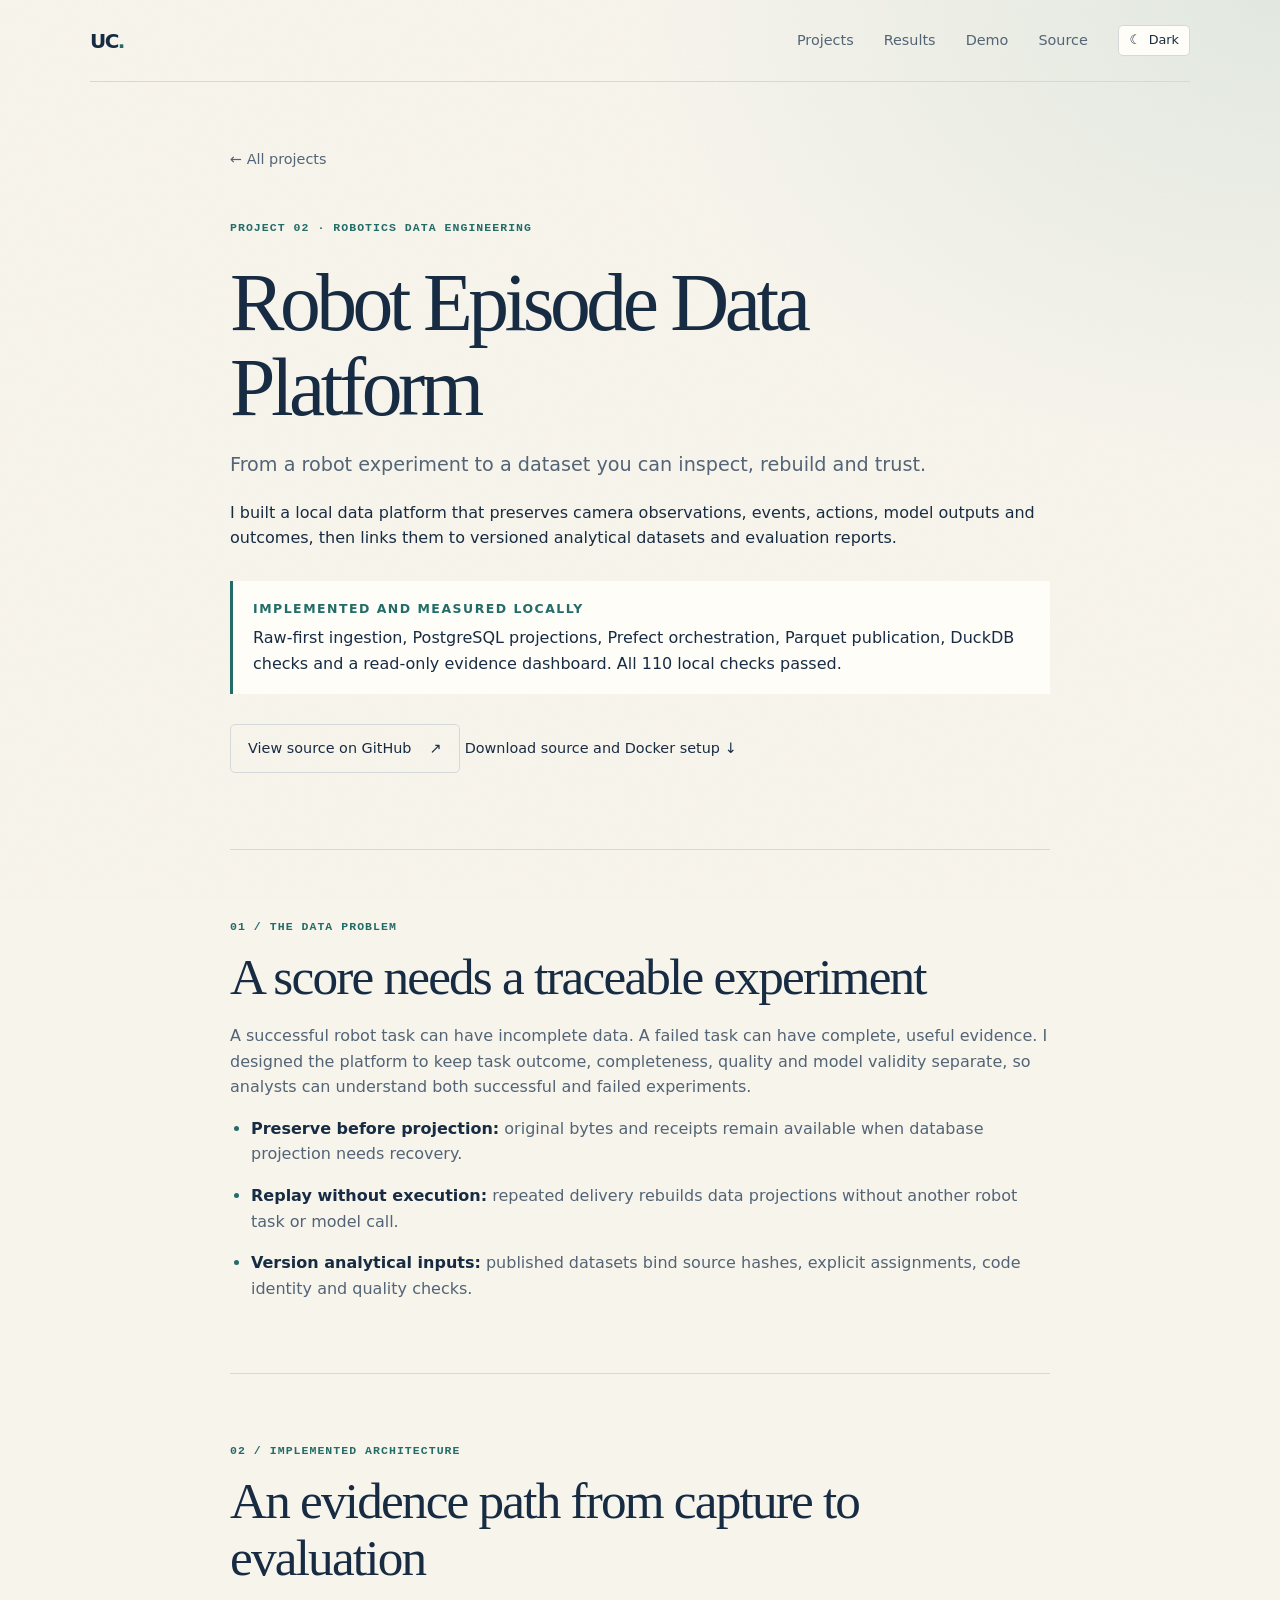
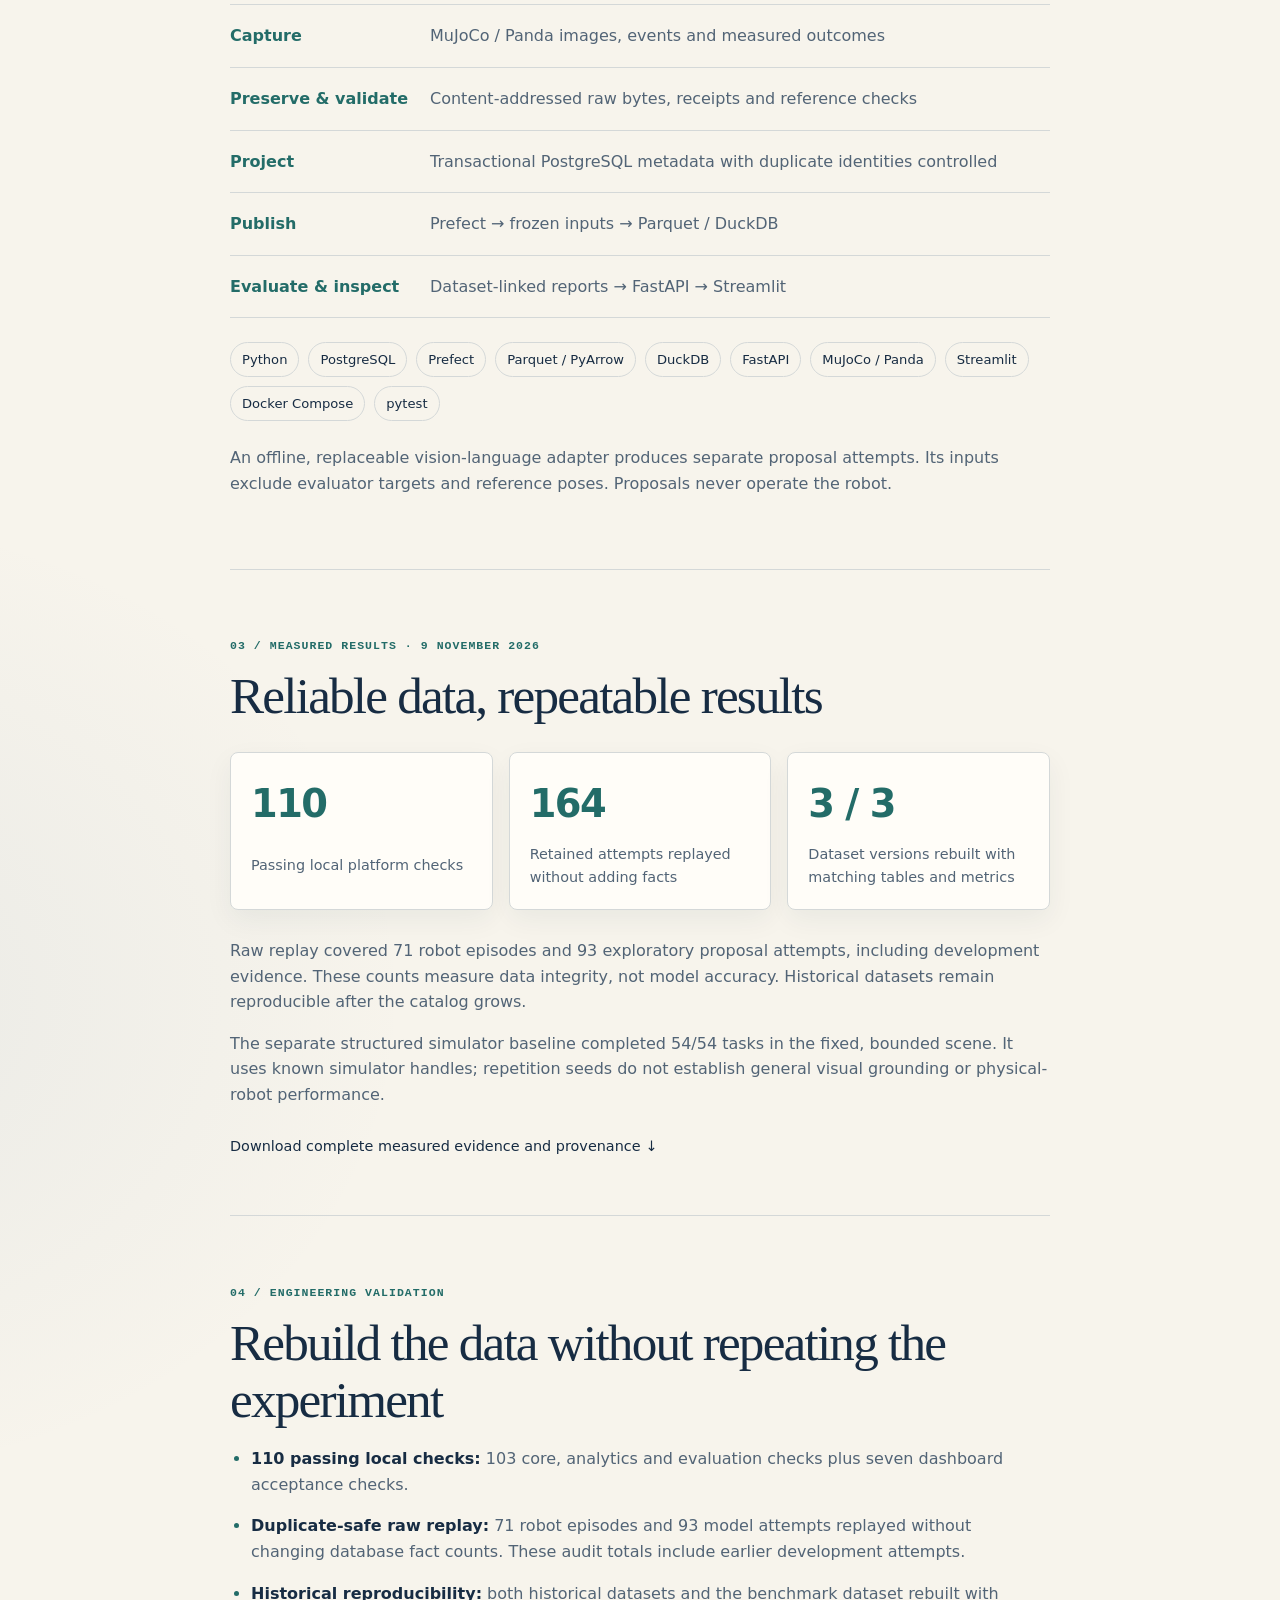
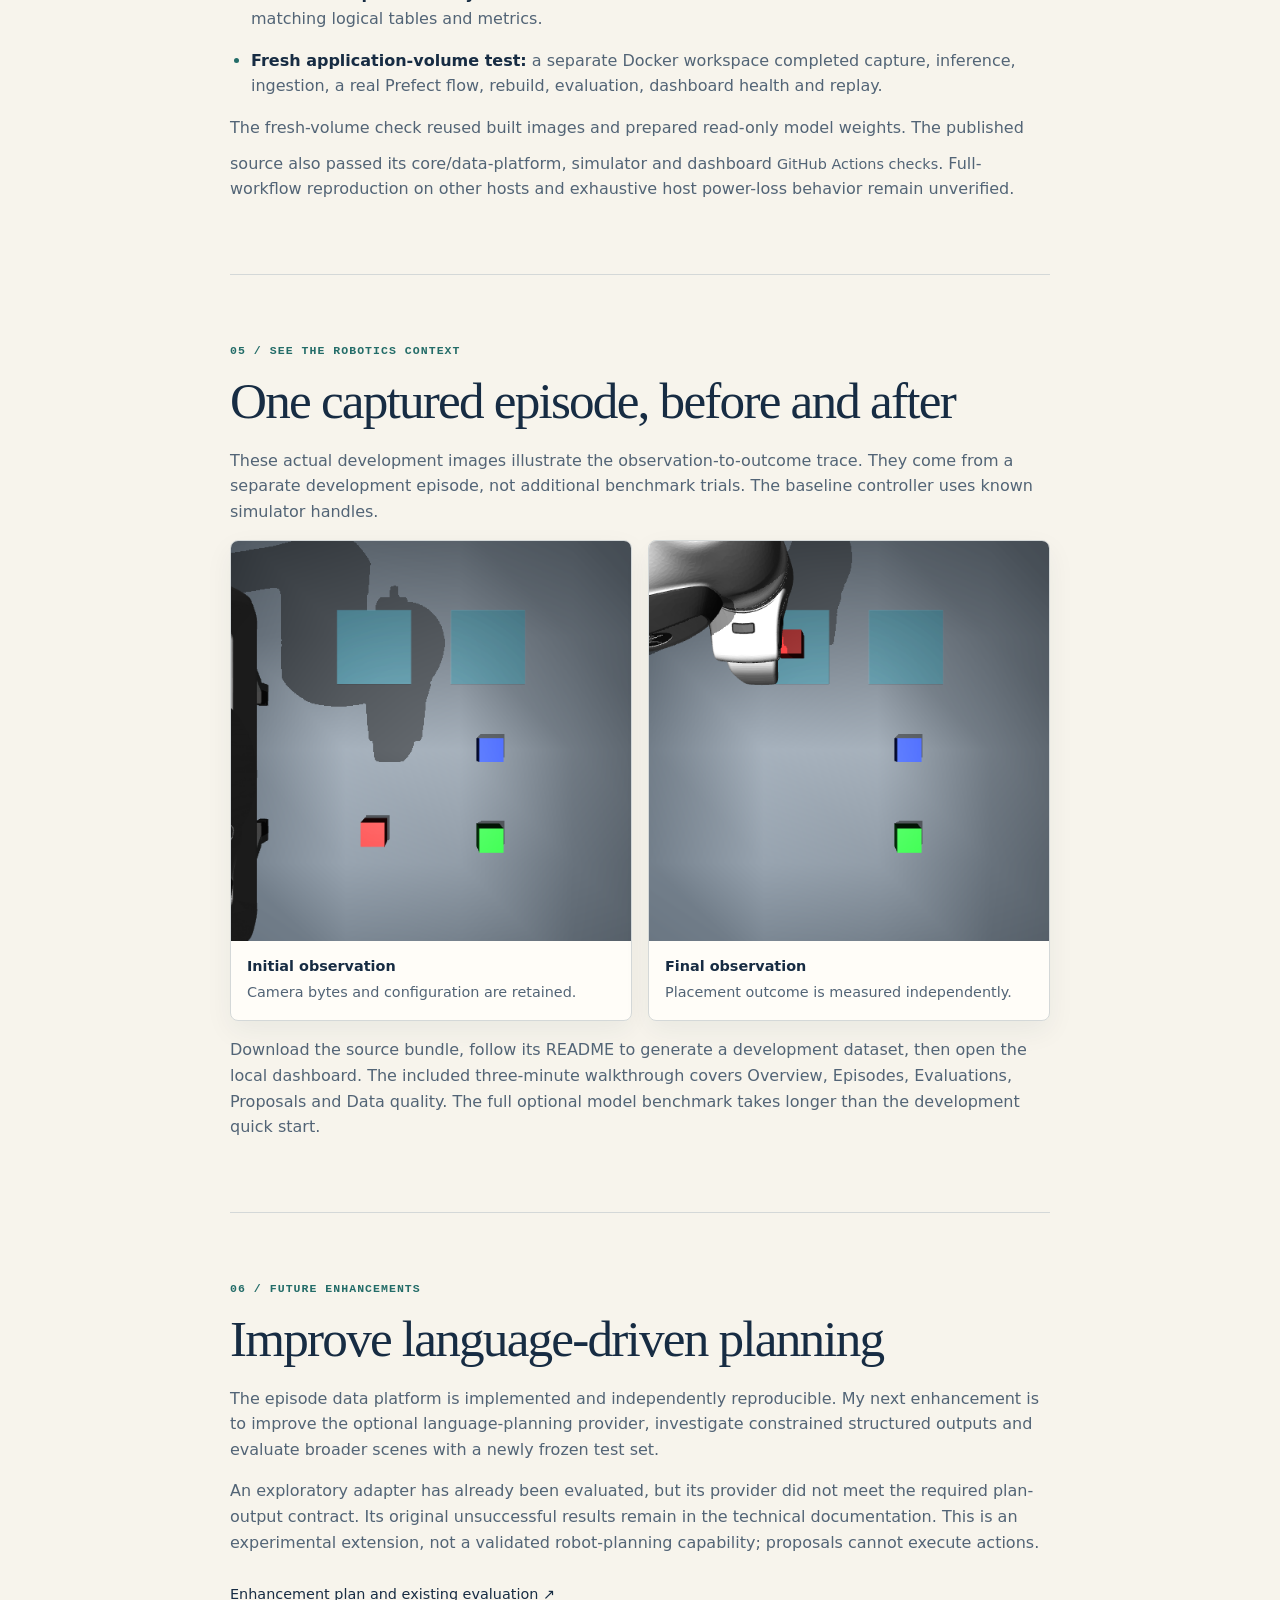
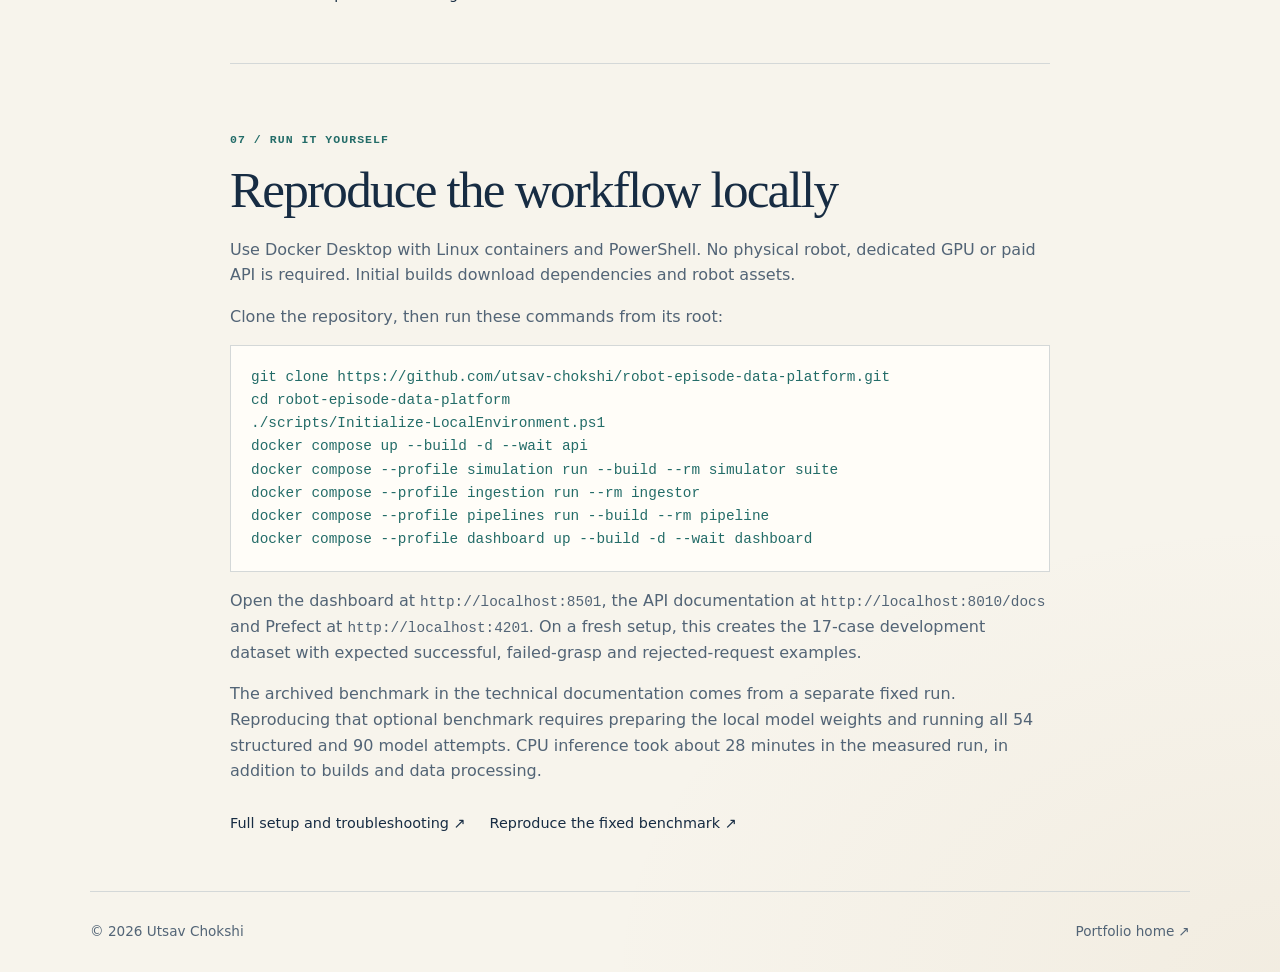
<file: robot-episode-data-platform.html>
<!doctype html>
<html lang="en">
<head>
  <meta charset="utf-8">
  <meta name="viewport" content="width=device-width, initial-scale=1">
  <meta name="description" content="A robotics data-engineering case study: raw-first ingestion, PostgreSQL, Prefect, Parquet, DuckDB and reproducible experiment datasets.">
  <title>Robot Episode Data Platform | Utsav Chokshi</title>
  <script src="theme.js"></script>
  <link rel="stylesheet" href="styles.css?v=depth-1">
</head>
<body>
  <header class="site-header">
    <a class="wordmark" href="index.html">UC<span>.</span></a>
    <nav aria-label="Main navigation"><a href="index.html#work">Projects</a><a href="#results">Results</a><a href="#demo">Demo</a><a href="https://github.com/utsav-chokshi/robot-episode-data-platform">Source</a><button class="theme-toggle" type="button" data-theme-toggle aria-label="Switch theme" hidden><span data-theme-icon aria-hidden="true">☀</span><span data-theme-label>Light</span></button></nav>
  </header>
  <main>
    <section class="case-hero">
      <a class="back-link" href="index.html#work">← All projects</a>
      <p class="eyebrow">PROJECT 02 · ROBOTICS DATA ENGINEERING</p>
      <h1>Robot Episode Data Platform</h1>
      <p class="case-lede">From a robot experiment to a dataset you can inspect, rebuild and trust.</p>
      <p>I built a local data platform that preserves camera observations, events, actions, model outputs and outcomes, then links them to versioned analytical datasets and evaluation reports.</p>
      <div class="status-note"><strong>Implemented and measured locally</strong><span>Raw-first ingestion, PostgreSQL projections, Prefect orchestration, Parquet publication, DuckDB checks and a read-only evidence dashboard. All 110 local checks passed.</span></div>
      <a class="button" href="https://github.com/utsav-chokshi/robot-episode-data-platform">View source on GitHub <span aria-hidden="true">↗</span></a>
      <a class="text-link" href="assets/downloads/robot-episode-data-platform-source.zip" download>Download source and Docker setup <span aria-hidden="true">↓</span></a>
    </section>

    <section class="case-section" aria-labelledby="problem-title">
      <p class="eyebrow">01 / THE DATA PROBLEM</p>
      <h2 id="problem-title">A score needs a traceable experiment</h2>
      <p>A successful robot task can have incomplete data. A failed task can have complete, useful evidence. I designed the platform to keep task outcome, completeness, quality and model validity separate, so analysts can understand both successful and failed experiments.</p>
      <ul class="feature-list">
        <li><strong>Preserve before projection:</strong> original bytes and receipts remain available when database projection needs recovery.</li>
        <li><strong>Replay without execution:</strong> repeated delivery rebuilds data projections without another robot task or model call.</li>
        <li><strong>Version analytical inputs:</strong> published datasets bind source hashes, explicit assignments, code identity and quality checks.</li>
      </ul>
    </section>

    <section class="case-section" aria-labelledby="architecture-title">
      <p class="eyebrow">02 / IMPLEMENTED ARCHITECTURE</p>
      <h2 id="architecture-title">An evidence path from capture to evaluation</h2>
      <ol class="data-path" aria-label="Data pipeline">
        <li><strong>Capture</strong><span>MuJoCo / Panda images, events and measured outcomes</span></li>
        <li><strong>Preserve &amp; validate</strong><span>Content-addressed raw bytes, receipts and reference checks</span></li>
        <li><strong>Project</strong><span>Transactional PostgreSQL metadata with duplicate identities controlled</span></li>
        <li><strong>Publish</strong><span>Prefect → frozen inputs → Parquet / DuckDB</span></li>
        <li><strong>Evaluate &amp; inspect</strong><span>Dataset-linked reports → FastAPI → Streamlit</span></li>
      </ol>
      <div class="tag-list" aria-label="Implemented technologies"><span>Python</span><span>PostgreSQL</span><span>Prefect</span><span>Parquet / PyArrow</span><span>DuckDB</span><span>FastAPI</span><span>MuJoCo / Panda</span><span>Streamlit</span><span>Docker Compose</span><span>pytest</span></div>
      <p>An offline, replaceable vision-language adapter produces separate proposal attempts. Its inputs exclude evaluator targets and reference poses. Proposals never operate the robot.</p>
    </section>

    <section class="case-section" id="results" aria-labelledby="results-title">
      <p class="eyebrow">03 / MEASURED RESULTS · 9 NOVEMBER 2026</p>
      <h2 id="results-title">Reliable data, repeatable results</h2>
      <div class="results-grid">
        <div><strong>110</strong><span>Passing local platform checks</span></div>
        <div><strong>164</strong><span>Retained attempts replayed without adding facts</span></div>
        <div><strong>3 / 3</strong><span>Dataset versions rebuilt with matching tables and metrics</span></div>
      </div>
      <p>Raw replay covered 71 robot episodes and 93 exploratory proposal attempts, including development evidence. These counts measure data integrity, not model accuracy. Historical datasets remain reproducible after the catalog grows.</p>
      <p>The separate structured simulator baseline completed 54/54 tasks in the fixed, bounded scene. It uses known simulator handles; repetition seeds do not establish general visual grounding or physical-robot performance.</p>
      <a class="text-link" href="assets/evidence/robotics-benchmark.json" download>Download complete measured evidence and provenance <span aria-hidden="true">↓</span></a>
    </section>

    <section class="case-section" aria-labelledby="reliability-title">
      <p class="eyebrow">04 / ENGINEERING VALIDATION</p>
      <h2 id="reliability-title">Rebuild the data without repeating the experiment</h2>
      <ul class="feature-list">
        <li><strong>110 passing local checks:</strong> 103 core, analytics and evaluation checks plus seven dashboard acceptance checks.</li>
        <li><strong>Duplicate-safe raw replay:</strong> 71 robot episodes and 93 model attempts replayed without changing database fact counts. These audit totals include earlier development attempts.</li>
        <li><strong>Historical reproducibility:</strong> both historical datasets and the benchmark dataset rebuilt with matching logical tables and metrics.</li>
        <li><strong>Fresh application-volume test:</strong> a separate Docker workspace completed capture, inference, ingestion, a real Prefect flow, rebuild, evaluation, dashboard health and replay.</li>
      </ul>
      <p>The fresh-volume check reused built images and prepared read-only model weights. The published source also passed its core/data-platform, simulator and dashboard <a class="text-link" href="https://github.com/utsav-chokshi/robot-episode-data-platform/actions">GitHub Actions checks</a>. Full-workflow reproduction on other hosts and exhaustive host power-loss behavior remain unverified.</p>
    </section>

    <section class="case-section" id="demo" aria-labelledby="demo-title">
      <p class="eyebrow">05 / SEE THE ROBOTICS CONTEXT</p>
      <h2 id="demo-title">One captured episode, before and after</h2>
      <p>These actual development images illustrate the observation-to-outcome trace. They come from a separate development episode, not additional benchmark trials. The baseline controller uses known simulator handles.</p>
      <div class="robot-pair">
        <figure class="screenshot-card"><img src="assets/screenshots/data-robot-initial.png" alt="Initial simulated tabletop with the Panda arm, colored packages and destination zones" loading="lazy"><figcaption><strong>Initial observation</strong><span>Camera bytes and configuration are retained.</span></figcaption></figure>
        <figure class="screenshot-card"><img src="assets/screenshots/data-robot-final.png" alt="Final simulated tabletop after the structured placement task" loading="lazy"><figcaption><strong>Final observation</strong><span>Placement outcome is measured independently.</span></figcaption></figure>
      </div>
      <p>Download the source bundle, follow its README to generate a development dataset, then open the local dashboard. The included three-minute walkthrough covers Overview, Episodes, Evaluations, Proposals and Data quality. The full optional model benchmark takes longer than the development quick start.</p>
    </section>

    <section class="case-section" id="future" aria-labelledby="future-title">
      <p class="eyebrow">06 / FUTURE ENHANCEMENTS</p>
      <h2 id="future-title">Improve language-driven planning</h2>
      <p>The episode data platform is implemented and independently reproducible. My next enhancement is to improve the optional language-planning provider, investigate constrained structured outputs and evaluate broader scenes with a newly frozen test set.</p>
      <p>An exploratory adapter has already been evaluated, but its provider did not meet the required plan-output contract. Its original unsuccessful results remain in the technical documentation. This is an experimental extension, not a validated robot-planning capability; proposals cannot execute actions.</p>
      <a class="text-link" href="https://github.com/utsav-chokshi/robot-episode-data-platform/blob/main/docs/future-enhancements.md">Enhancement plan and existing evaluation <span aria-hidden="true">↗</span></a>
    </section>

    <section class="case-section" id="reproduce" aria-labelledby="reproduce-title">
      <p class="eyebrow">07 / RUN IT YOURSELF</p>
      <h2 id="reproduce-title">Reproduce the workflow locally</h2>
      <p>Use Docker Desktop with Linux containers and PowerShell. No physical robot, dedicated GPU or paid API is required. Initial builds download dependencies and robot assets.</p>
      <p>Clone the repository, then run these commands from its root:</p>
      <pre><code>git clone https://github.com/utsav-chokshi/robot-episode-data-platform.git
cd robot-episode-data-platform
./scripts/Initialize-LocalEnvironment.ps1
docker compose up --build -d --wait api
docker compose --profile simulation run --build --rm simulator suite
docker compose --profile ingestion run --rm ingestor
docker compose --profile pipelines run --build --rm pipeline
docker compose --profile dashboard up --build -d --wait dashboard</code></pre>
      <p>Open the dashboard at <code>http://localhost:8501</code>, the API documentation at <code>http://localhost:8010/docs</code> and Prefect at <code>http://localhost:4201</code>. On a fresh setup, this creates the 17-case development dataset with expected successful, failed-grasp and rejected-request examples.</p>
      <p>The archived benchmark in the technical documentation comes from a separate fixed run. Reproducing that optional benchmark requires preparing the local model weights and running all 54 structured and 90 model attempts. CPU inference took about 28 minutes in the measured run, in addition to builds and data processing.</p>
      <div class="project-links">
        <a class="text-link" href="https://github.com/utsav-chokshi/robot-episode-data-platform#readme">Full setup and troubleshooting <span aria-hidden="true">↗</span></a>
        <a class="text-link" href="https://github.com/utsav-chokshi/robot-episode-data-platform/blob/main/docs/benchmark-validation.md">Reproduce the fixed benchmark <span aria-hidden="true">↗</span></a>
      </div>
    </section>
  </main>
  <footer><span>© 2026 Utsav Chokshi</span><a href="index.html">Portfolio home <span aria-hidden="true">↗</span></a></footer>
</body>
</html>
</file>
<file: styles.css>
:root {
  color-scheme: dark;
  --background: #101c2b;
  --surface: #172638;
  --text: #f0eee8;
  --muted: #adb9c7;
  --line: #324257;
  --accent: #78c7bf;
  --decoration: #406b79;
  font-family: Inter, ui-sans-serif, system-ui, -apple-system, BlinkMacSystemFont, "Segoe UI", sans-serif;
}

* { box-sizing: border-box; }
html { scroll-behavior: smooth; }
body { margin: 0; background: var(--background); color: var(--text); line-height: 1.6; }
a { color: inherit; text-decoration: none; }
a:focus-visible { outline: 2px solid var(--accent); outline-offset: 5px; }
.site-header, main, footer { width: min(1100px, calc(100% - 48px)); margin-inline: auto; }
.site-header { height: 82px; display: flex; align-items: center; justify-content: space-between; border-bottom: 1px solid var(--line); }
.wordmark { font-size: 1.25rem; font-weight: 800; letter-spacing: -.08em; }
.wordmark span, .accent { color: var(--accent); }
nav { display: flex; gap: 30px; color: var(--muted); font-size: .9rem; }
nav a:hover, footer a:hover, .text-link:hover { color: var(--accent); }
.hero { min-height: 590px; padding: 112px 0 100px; position: relative; overflow: hidden; }
.eyebrow, .project-type { color: var(--accent); font-size: .72rem; font-weight: 700; letter-spacing: .16em; }
h1 { max-width: 760px; margin: 24px 0 12px; font-size: clamp(3.5rem, 10vw, 7.6rem); line-height: .98; letter-spacing: -.075em; }
.intro { color: var(--muted); font-size: clamp(1.05rem, 2vw, 1.3rem); max-width: 470px; margin-bottom: 34px; }
.button { display: inline-flex; gap: 18px; align-items: center; padding: 12px 17px; border: 1px solid var(--line); border-radius: 3px; font-size: .9rem; }
.button:hover { color: var(--background); border-color: var(--accent); background: var(--accent); }
.hero-mark { position: absolute; width: 230px; height: 230px; right: 4%; bottom: 86px; display: grid; grid-template-columns: 1fr 1fr; gap: 10px; transform: rotate(-12deg); opacity: .75; }
.hero-mark span { border: 1px solid var(--decoration); border-radius: 50%; }
.hero-mark span:nth-child(2), .hero-mark span:nth-child(3) { border-color: var(--accent); }
.section { padding: 80px 0; border-top: 1px solid var(--line); }
.section-heading { margin-bottom: 32px; }
.section-heading .eyebrow { margin-bottom: 8px; }
h2 { margin: 0; font-size: clamp(2.2rem, 5vw, 3.5rem); letter-spacing: -.055em; }
.project-card { display: grid; grid-template-columns: 70px 1fr; gap: 22px; padding: 30px; background: var(--surface); border: 1px solid var(--line); }
.project-number { color: var(--accent); font-size: .85rem; }
.project-type { margin: 0 0 8px; }
h3 { margin: 0 0 8px; font-size: 1.55rem; letter-spacing: -.03em; }
.project-card p:not(.project-type), .about > p { max-width: 650px; color: var(--muted); }
.text-link { display: inline-block; margin-top: 12px; font-size: .9rem; }
.coming-soon { margin-top: 18px; color: var(--muted); font-size: .9rem; }
.about > p { font-size: 1.1rem; }
footer { min-height: 82px; border-top: 1px solid var(--line); display: flex; justify-content: space-between; align-items: center; color: var(--muted); font-size: .85rem; }
@media (max-width: 650px) {
  .site-header, main, footer { width: min(100% - 36px, 1100px); }
  .site-header { height: 70px; }
  nav { gap: 16px; font-size: .82rem; }
  .hero { min-height: 520px; padding-top: 96px; }
  .hero-mark { width: 130px; height: 130px; right: 5%; bottom: 34px; opacity: .45; }
  .section { padding: 60px 0; }
  .project-card { grid-template-columns: 34px 1fr; gap: 12px; padding: 22px 18px; }
}
@media (prefers-reduced-motion: reduce) { html { scroll-behavior: auto; } }

.project-links { display: flex; flex-wrap: wrap; gap: 24px; }
.case-hero, .case-section { max-width: 820px; margin-inline: auto; }
.case-hero { padding: 64px 0 76px; }
.back-link { display: inline-block; margin-bottom: 36px; color: var(--muted); font-size: .9rem; }
.back-link:hover { color: var(--accent); }
.case-hero h1 { max-width: 800px; font-size: clamp(2.8rem, 7vw, 5.6rem); }
.case-lede { max-width: 720px; color: var(--muted); font-size: 1.2rem; }
.status-note { display: grid; gap: 6px; margin: 30px 0; padding: 18px 20px; border-left: 3px solid var(--accent); background: var(--surface); }
.status-note strong { color: var(--accent); font-size: .78rem; letter-spacing: .12em; text-transform: uppercase; }
.case-section { padding: 56px 0; border-top: 1px solid var(--line); }
.case-section h2 { margin: 8px 0 18px; }
.case-section p:not(.eyebrow) { color: var(--muted); }
.feature-list { display: grid; gap: 16px; padding-left: 21px; color: var(--muted); }
.feature-list li::marker { color: var(--accent); }
.feature-list strong, .direction-note strong { color: var(--text); }
.tag-list { display: flex; flex-wrap: wrap; gap: 9px; margin: 24px 0; }
.tag-list span { padding: 6px 11px; border: 1px solid var(--line); border-radius: 99px; color: var(--text); font-size: .82rem; }
.direction-note { padding: 18px 20px; background: var(--surface); border: 1px solid var(--line); }
pre { overflow-x: auto; padding: 20px; background: var(--surface); border: 1px solid var(--line); color: var(--accent); }
code { font-family: ui-monospace, SFMono-Regular, Consolas, monospace; font-size: .9em; }
.case-section > code { color: var(--accent); }
@media (max-width: 650px) {
  .case-hero, .case-section { width: min(100% - 36px, 820px); }
  .case-hero { padding: 45px 0 55px; }
  .case-section { padding: 42px 0; }
}

.screenshot-grid { display: grid; grid-template-columns: 1fr; gap: 22px; margin-top: 28px; }
.screenshot-card { overflow: hidden; margin: 0; background: var(--surface); border: 1px solid var(--line); }
.screenshot-card img { display: block; width: 100%; height: auto; }
.screenshot-card figcaption { display: grid; gap: 3px; padding: 14px 16px 16px; color: var(--muted); font-size: .9rem; }
.screenshot-card figcaption strong { color: var(--text); }

.project-card + .project-card { margin-top: 24px; }
.data-path { display: grid; gap: 0; list-style: none; padding: 0; border-top: 1px solid var(--line); }
.data-path li { display: grid; grid-template-columns: 180px 1fr; gap: 20px; padding: 18px 0; border-bottom: 1px solid var(--line); }
.data-path strong { color: var(--accent); }
.data-path span { color: var(--muted); }
.results-grid { display: grid; grid-template-columns: repeat(3,minmax(0,1fr)); gap: 16px; margin: 28px 0; }
.results-grid > div { display: grid; gap: 8px; padding: 20px; background: var(--surface); border: 1px solid var(--line); }
.results-grid strong { color: var(--accent); font-size: clamp(1.7rem,3vw,2.4rem); letter-spacing: -.04em; }
.results-grid span { color: var(--muted); font-size: .9rem; }
.case-media { margin-top: 30px; }
.robot-pair { display: grid; grid-template-columns: repeat(2,minmax(0,1fr)); gap: 16px; }
@media (max-width: 650px) {
  .data-path li { grid-template-columns: 1fr; gap: 4px; }
  .results-grid, .robot-pair { grid-template-columns: 1fr; }
}

/* Personal introduction: keep the full pitch readable beside the hero decoration. */
.hero-pitch { max-width: 720px; position: relative; z-index: 1; }
.hero-pitch .intro { max-width: none; margin: 0 0 22px; }
.hero-pitch .pitch-lead { color: var(--text); font-weight: 600; }
.hero-pitch + .button { margin-top: 12px; }
@media (max-width: 1000px) { .hero--pitch .hero-mark { display: none; } }

/* Homepage positioning: connect capabilities, career evidence and selected work. */
.section-intro { max-width: 780px; color: var(--muted); font-size: 1.08rem; }
.hero-actions { display: flex; flex-wrap: wrap; align-items: center; gap: 16px 22px; margin-top: 32px; }
.hero-actions .text-link { margin-top: 0; }
.button-primary { border-color: var(--accent); color: var(--accent); }
.strengths-grid { display: grid; grid-template-columns: repeat(3,minmax(0,1fr)); gap: 26px; }
.strength { padding: 26px 0; border-top: 2px solid var(--accent); }
.strength-number { color: var(--accent); font-size: .72rem; letter-spacing: .1em; }
.strength h3 { margin-top: 18px; font-size: 1.45rem; }
.strength p { color: var(--muted); }
.strength .skill-detail { font-size: .84rem; line-height: 1.8; }
.experience-layout { display: grid; grid-template-columns: 1fr 1.25fr; gap: 48px; margin-top: 36px; }
.experience-layout p { color: var(--muted); }
.role-context { font-size: .9rem; }
.experience-layout .feature-list { margin-top: 0; }
.project-evidence { font-size: .92rem; }
.project-evidence strong { color: var(--text); }
.contact-section { padding-bottom: 100px; }
@media (max-width: 800px) {
  .strengths-grid, .experience-layout { grid-template-columns: 1fr; gap: 16px; }
  .strength { padding-block: 22px; }
}
@media (max-width: 650px) {
  .portfolio-home .site-header { height: auto; min-height: 82px; align-items: flex-start; padding-block: 20px; gap: 22px; }
  .portfolio-home nav { flex-wrap: wrap; justify-content: flex-end; gap: 8px 16px; max-width: 260px; }
  .hero-actions { align-items: flex-start; gap: 14px; }
  .experience-layout { margin-top: 24px; }
}

/* Compact project evidence in a horizontal desktop layout. */
.experience-summary { grid-template-columns: repeat(2,minmax(0,1fr)); }
.projects-grid { display: grid; grid-template-columns: repeat(3,minmax(0,1fr)); gap: 20px; }
.projects-grid .project-card { display: flex; flex-direction: column; min-width: 0; padding: 24px; gap: 16px; }
.projects-grid .project-card + .project-card { margin-top: 0; }
.projects-grid .project-card > div:last-child { display: flex; flex-direction: column; flex: 1; min-width: 0; }
.projects-grid h3 { font-size: 1.3rem; line-height: 1.25; margin-bottom: 16px; }
.projects-grid .project-type { font-size: .64rem; letter-spacing: .1em; min-height: 2.8em; }
.projects-grid .project-card p:not(.project-type) { font-size: .94rem; }
.projects-grid .project-card .project-evidence { font-size: .84rem; }
.projects-grid .project-links { display: grid; gap: 0; margin-top: auto; padding-top: 8px; }
.projects-grid .text-link { font-size: .85rem; }
@media (max-width: 900px) { .projects-grid { grid-template-columns: repeat(2,minmax(0,1fr)); } }
@media (max-width: 650px) { .projects-grid, .experience-summary { grid-template-columns: 1fr; } }

/* Accessible light colors, with the original dark palette retained above. */
:root[data-theme="light"] {
  color-scheme: light;
  --background: #f7f4ec;
  --surface: #fffdf8;
  --text: #172c43;
  --muted: #526476;
  --line: #d4d8d8;
  --accent: #236c68;
  --decoration: #9fbaba;
}
.theme-toggle { display: inline-flex; align-items: center; gap: 7px; flex-shrink: 0; padding: 6px 10px; border: 1px solid var(--line); border-radius: 4px; background: var(--surface); color: var(--text); font: inherit; font-size: .8rem; line-height: 1.3; cursor: pointer; }
.theme-toggle[hidden] { display: none; }
.theme-toggle:hover { border-color: var(--accent); color: var(--accent); }
.theme-toggle:focus-visible { outline: 2px solid var(--accent); outline-offset: 4px; }
[data-theme-icon] { width: 1em; text-align: center; }
.site-header nav { align-items: center; }
@media (max-width: 650px) {
  .site-header { height: auto; min-height: 82px; align-items: flex-start; gap: 20px; padding-block: 18px; }
  .site-header nav { flex-wrap: wrap; justify-content: flex-end; gap: 10px 16px; max-width: calc(100% - 54px); }
}

/* Classic data architecture: restrained typography and a quiet technical grid. */
:root { --grid: rgba(120,199,191,.08); --shadow: 0 10px 28px rgba(0,0,0,.12); }
:root[data-theme="light"] { --grid: rgba(35,108,104,.075); --shadow: 0 10px 28px rgba(23,44,67,.06); }
h1, h2 { font-family: Georgia, "Times New Roman", serif; font-weight: 400; }
h1 { font-size: clamp(3.3rem,8vw,6.8rem); line-height: 1.04; letter-spacing: -.055em; }
h2 { font-size: clamp(2.1rem,4.7vw,3.2rem); letter-spacing: -.035em; line-height: 1.12; }
.case-hero h1 { font-size: clamp(2.7rem,6.5vw,5.1rem); }
.eyebrow, .project-type, .project-number, .strength-number { font-family: ui-monospace, SFMono-Regular, Consolas, monospace; letter-spacing: .09em; }
.hero--pitch { isolation: isolate; }
.hero--pitch::before { content: ""; position: absolute; inset: 22px 0; z-index: -1; pointer-events: none; background-image: linear-gradient(var(--grid) 1px, transparent 1px), linear-gradient(90deg,var(--grid) 1px,transparent 1px); background-size: 36px 36px; mask-image: linear-gradient(90deg,transparent 55%,#000 100%); }
.hero--pitch > .eyebrow, .hero--pitch > h1, .hero--pitch > .hero-actions { position: relative; z-index: 1; }
.data-motif { position: absolute; width: 230px; right: 0; top: 205px; pointer-events: none; }
.data-motif svg { display: block; width: 100%; height: auto; overflow: visible; }
.data-motif rect { fill: var(--surface); stroke: var(--decoration); stroke-width: 1; }
.data-motif path { fill: none; stroke: var(--decoration); stroke-width: 1; }
.data-motif circle { fill: var(--accent); }
.data-motif text { fill: var(--muted); font: 9px ui-monospace, SFMono-Regular, Consolas, monospace; letter-spacing: .5px; }
.projects-grid .project-card, .results-grid > div, .screenshot-card { border-radius: 8px; box-shadow: var(--shadow); }
.projects-grid .project-card { transition: transform .18s ease, border-color .18s ease, box-shadow .18s ease; }
.projects-grid .project-card:hover, .projects-grid .project-card:focus-within { transform: translateY(-3px); border-color: var(--accent); }
.strength { border-top-width: 1px; }
.button, .theme-toggle { border-radius: 5px; }
.site-header { border-bottom-color: var(--line); }
@media (max-width: 1000px) {
  .data-motif { display: none; }
  .hero--pitch::before { opacity: .55; mask-image: linear-gradient(90deg,transparent 25%,#000 100%); }
}
@media (prefers-reduced-motion: reduce) {
  .projects-grid .project-card { transition: none; }
  .projects-grid .project-card:hover, .projects-grid .project-card:focus-within { transform: none; }
}

/* A little ambient depth, with the classic palette and quiet content retained. */
:root {
  --ambient-teal: rgba(69,169,163,.17);
  --ambient-blue: rgba(78,111,180,.12);
  --ambient-warm: rgba(157,130,86,.055);
}
:root[data-theme="light"] {
  --ambient-teal: rgba(87,156,148,.13);
  --ambient-blue: rgba(102,134,166,.09);
  --ambient-warm: rgba(184,151,97,.08);
}
body { position: relative; isolation: isolate; min-height: 100vh; background-image: radial-gradient(ellipse 900px 650px at 100% 0%,var(--ambient-teal),transparent 72%),radial-gradient(ellipse 800px 650px at -15% 45%,var(--ambient-blue),transparent 75%),radial-gradient(ellipse 900px 600px at 100% 100%,var(--ambient-warm),transparent 75%); }
body::before { content: ""; position: fixed; inset: 0; z-index: -1; pointer-events: none; opacity: .028; background-image: url("data:image/svg+xml,%3Csvg xmlns='http://www.w3.org/2000/svg' width='180' height='180' viewBox='0 0 180 180'%3E%3Cfilter id='grain'%3E%3CfeTurbulence type='fractalNoise' baseFrequency='.82' numOctaves='3' stitchTiles='stitch' seed='8'/%3E%3C/filter%3E%3Crect width='100%25' height='100%25' filter='url(%23grain)' opacity='.7'/%3E%3C/svg%3E"); }
.hero--pitch::after { content: ""; position: absolute; width: 620px; height: 620px; right: -170px; top: 25px; z-index: -1; pointer-events: none; border-radius: 50%; background: radial-gradient(circle,var(--ambient-teal),transparent 69%); }
.data-motif circle { transform-box: fill-box; transform-origin: center; animation: data-pulse 5.4s ease-in-out infinite; }
.data-motif circle:nth-of-type(2) { animation-delay: 1.8s; }
.data-motif circle:nth-of-type(3) { animation-delay: 3.6s; }
@keyframes data-pulse { 0%,100% { opacity: .5; transform: scale(.85); } 45%,55% { opacity: 1; transform: scale(1.4); } }
@media (max-width: 650px) { .hero--pitch::after { width: 420px; height: 560px; right: -230px; opacity: .7; } }
@media (prefers-reduced-motion: reduce) { .data-motif circle { animation: none; opacity: .8; } }
</file>
